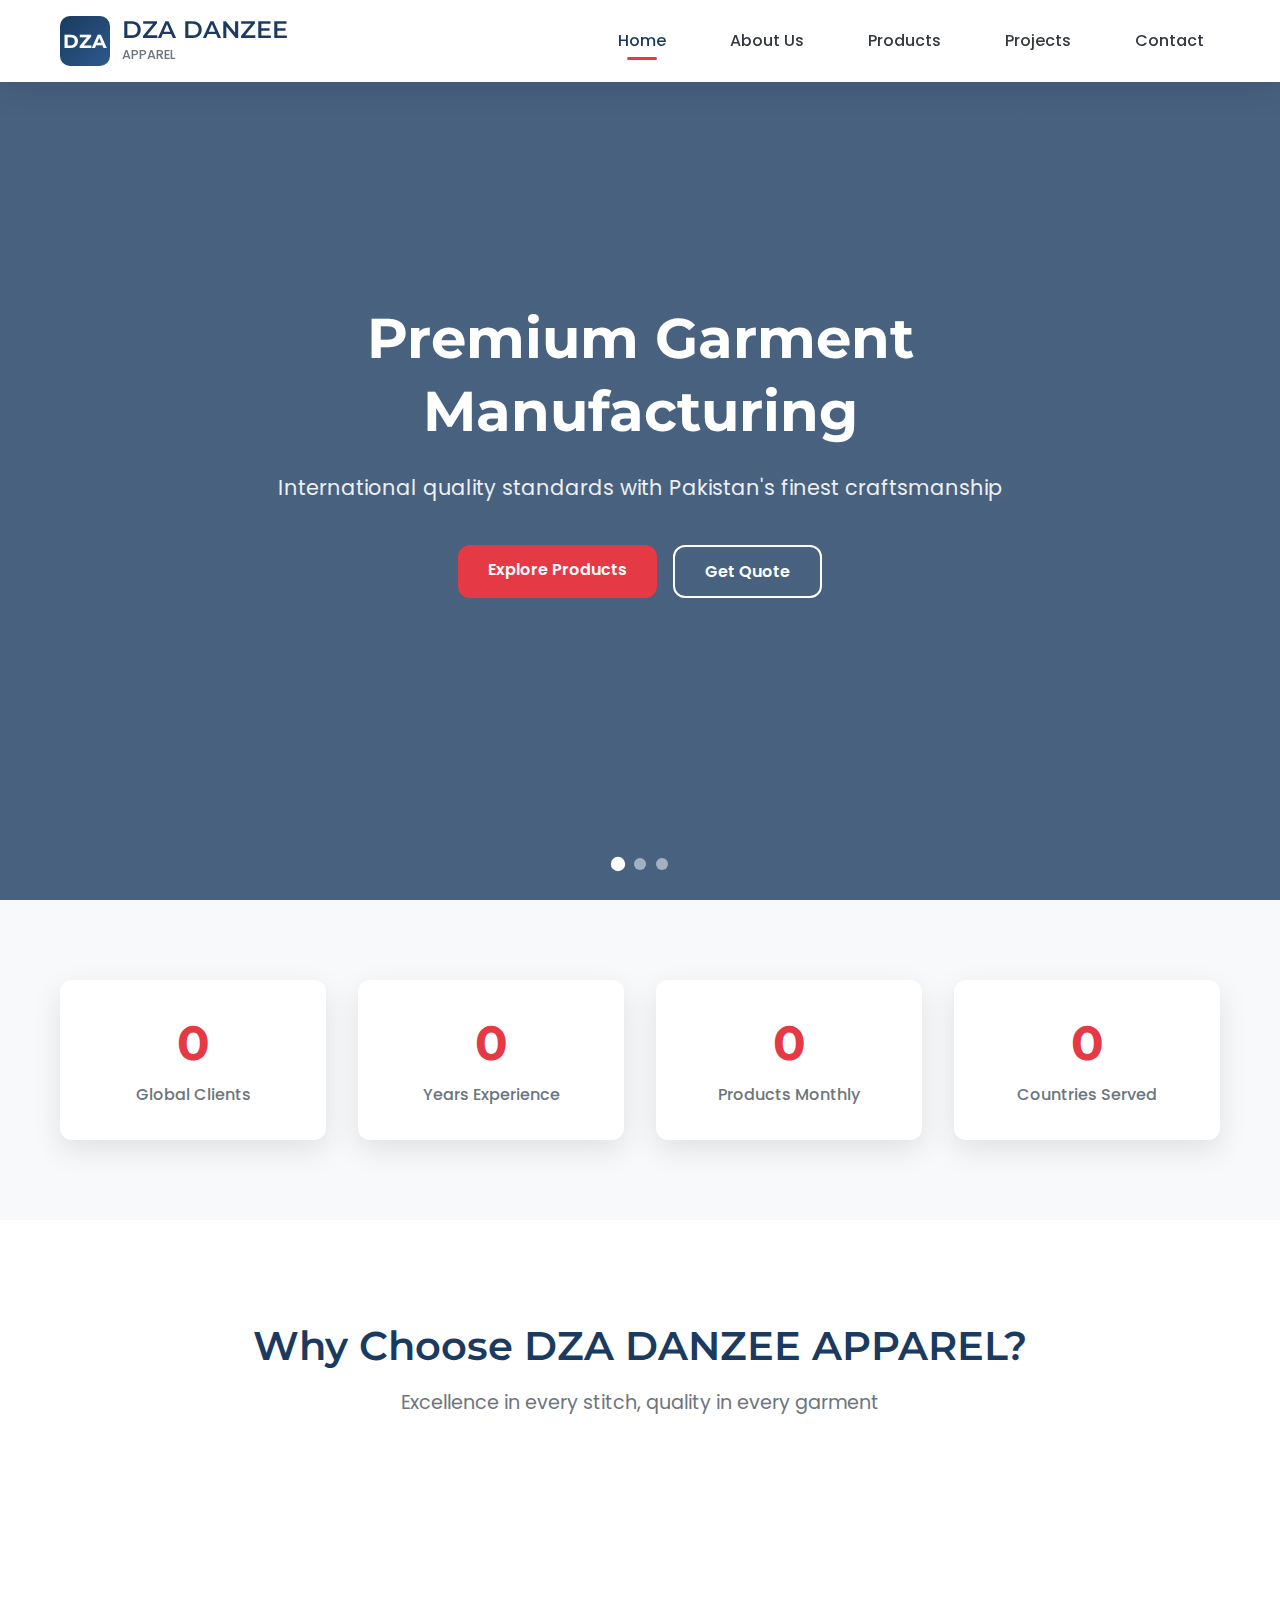
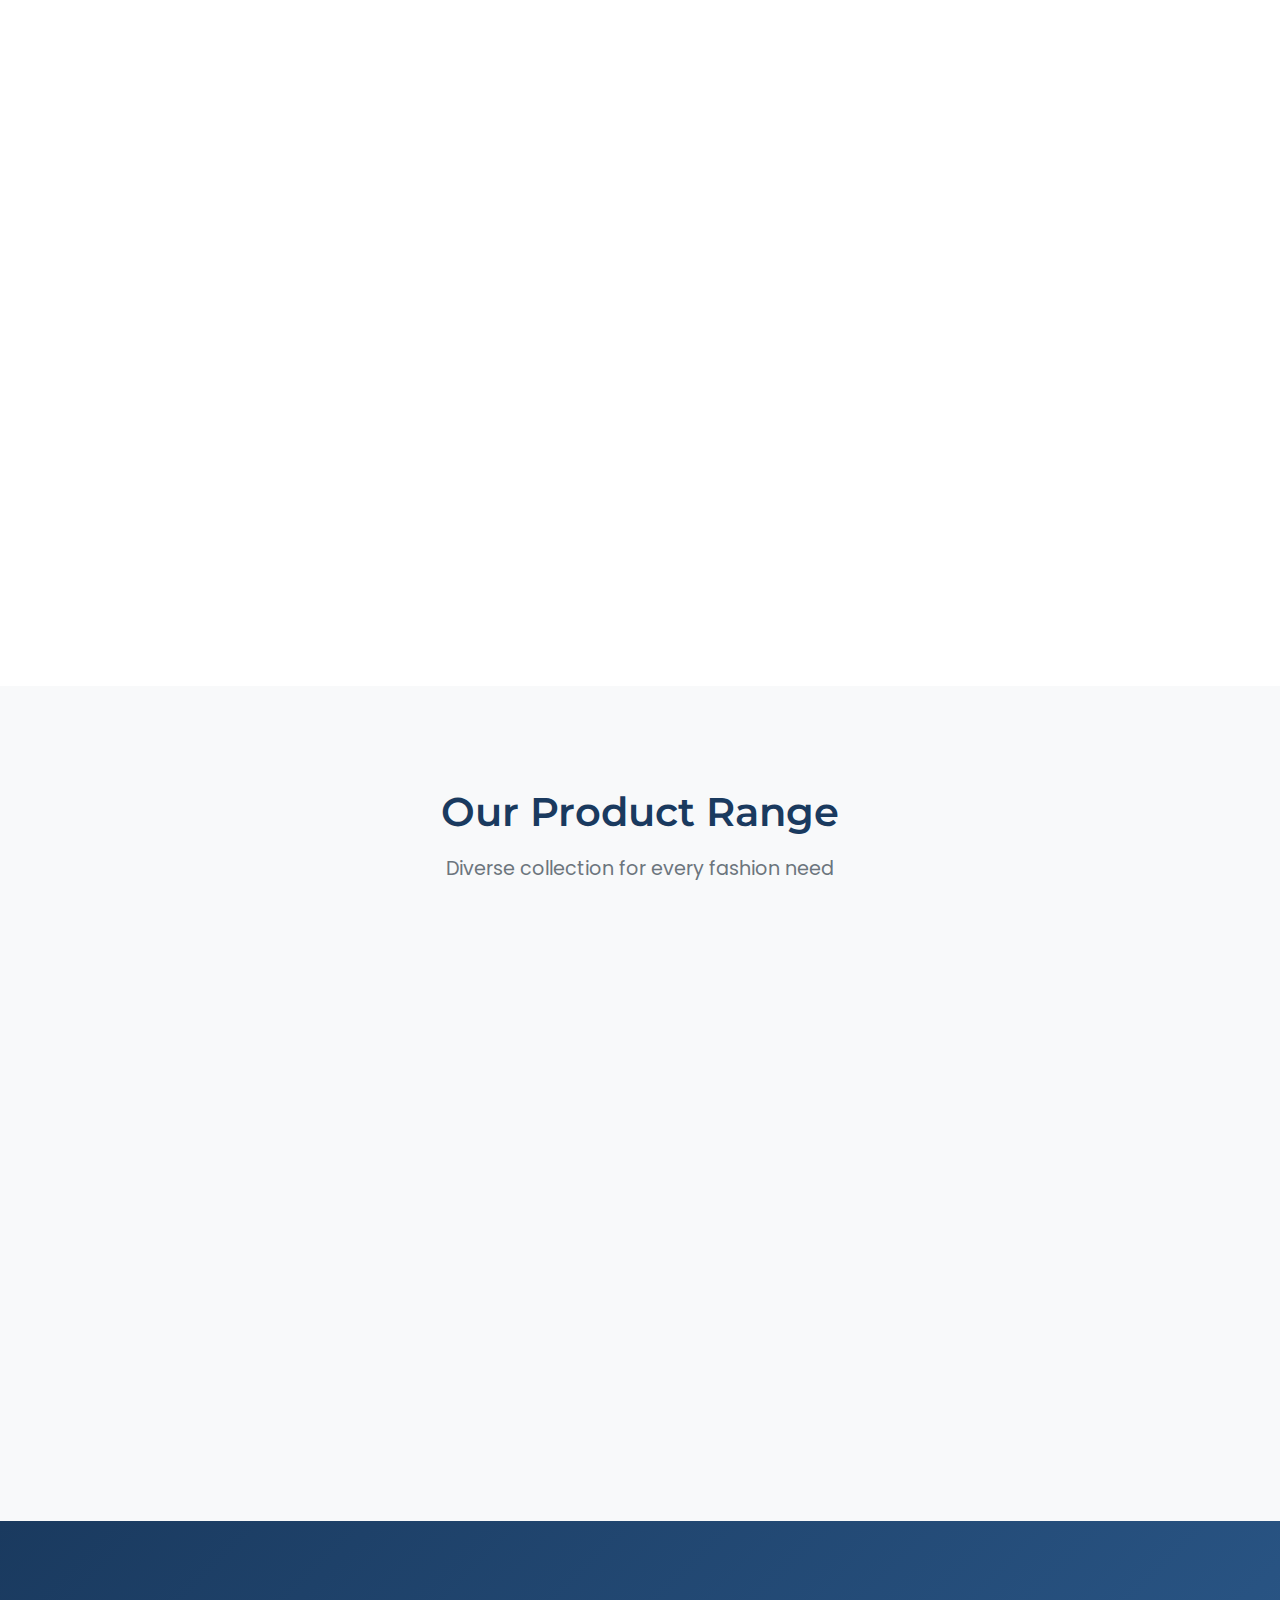
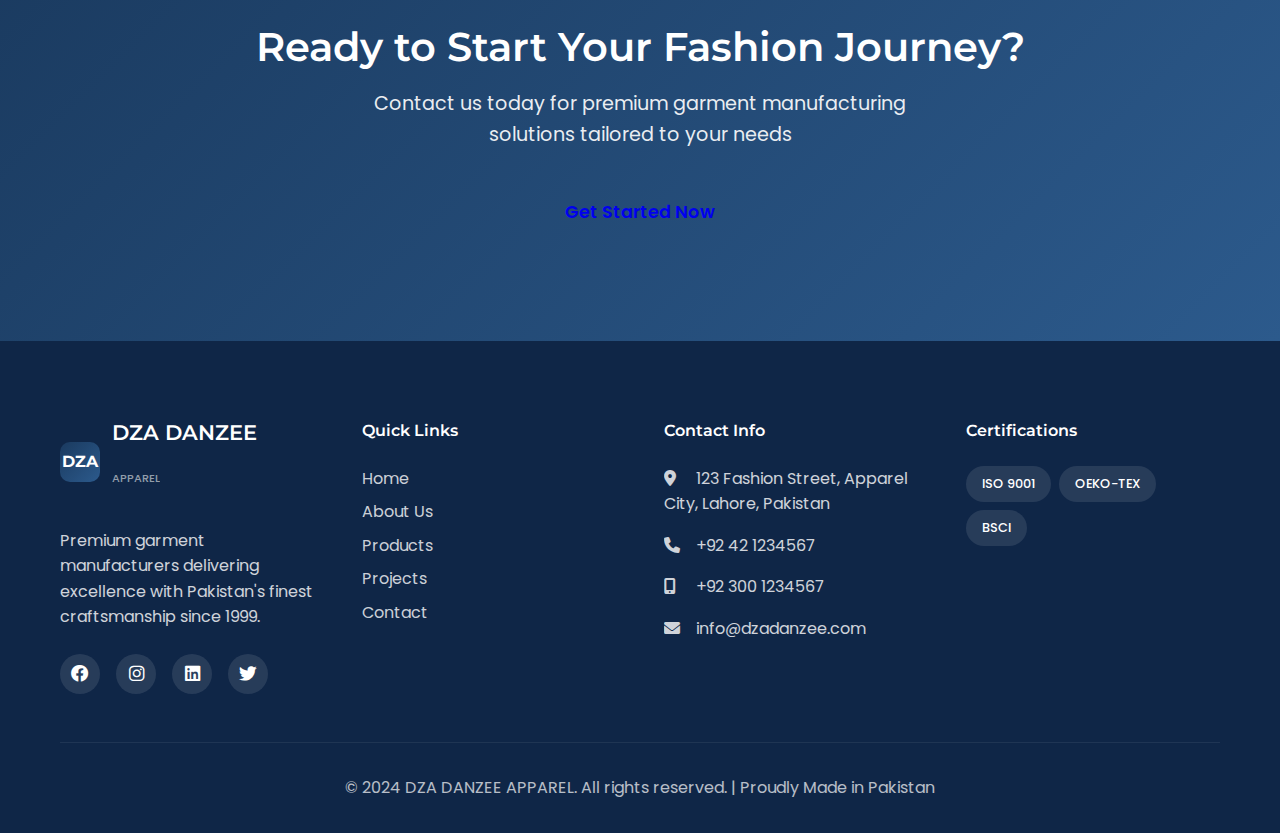
<file: index.html>
<!DOCTYPE html>
<html lang="en">
<head>
    <meta charset="UTF-8">
    <meta name="viewport" content="width=device-width, initial-scale=1.0">
    <meta name="description" content="DZA DANZEE APPAREL - Premium Garment Manufacturers in Pakistan. International quality standards with sustainable practices.">
    <title>DZA DANZEE APPAREL - Premium Garment Manufacturers</title>
    <link rel="stylesheet" href="style.css">
    <link href="https://fonts.googleapis.com/css2?family=Montserrat:wght@300;400;500;600;700;800&family=Poppins:wght@300;400;500;600;700&display=swap" rel="stylesheet">
    <link rel="stylesheet" href="https://cdnjs.cloudflare.com/ajax/libs/font-awesome/6.0.0/css/all.min.css">
</head>
<body>
    <!-- Header -->
    <header class="header">
        <nav class="navbar">
            <div class="nav-container">
                <div class="logo">
                    <div class="logo-icon">DZA</div>
                    <div class="logo-text">
                        <h2>DZA DANZEE</h2>
                        <p>APPAREL</p>
                    </div>
                </div>
                <ul class="nav-menu">
                    <li><a href="index.html" class="active">Home</a></li>
                    <li><a href="about.html">About Us</a></li>
                    <li><a href="products.html">Products</a></li>
                    <li><a href="projects.html">Projects</a></li>
                    <li><a href="contact.html">Contact</a></li>
                </ul>
                <div class="hamburger">
                    <span></span>
                    <span></span>
                    <span></span>
                </div>
            </div>
        </nav>
    </header>

    <!-- Hero Section with Slideshow -->
    <section class="hero-slideshow">
        <div class="slideshow-container">
            <div class="slide active">
                <div class="slide-content">
                    <h1>Premium Garment Manufacturing</h1>
                    <p>International quality standards with Pakistan's finest craftsmanship</p>
                    <div class="hero-buttons">
                        <a href="products.html" class="btn btn-primary">Explore Products</a>
                        <a href="contact.html" class="btn btn-secondary">Get Quote</a>
                    </div>
                </div>
            </div>
            <div class="slide">
                <div class="slide-content">
                    <h1>Sustainable Fashion Solutions</h1>
                    <p>Eco-friendly manufacturing with global reach</p>
                    <div class="hero-buttons">
                        <a href="about.html" class="btn btn-primary">Our Story</a>
                        <a href="contact.html" class="btn btn-secondary">Contact Us</a>
                    </div>
                </div>
            </div>
            <div class="slide">
                <div class="slide-content">
                    <h1>Innovative Textile Excellence</h1>
                    <p>Cutting-edge technology meets traditional expertise</p>
                    <div class="hero-buttons">
                        <a href="projects.html" class="btn btn-primary">Our Projects</a>
                        <a href="contact.html" class="btn btn-secondary">Partner With Us</a>
                    </div>
                </div>
            </div>
        </div>
        <div class="slideshow-indicators">
            <span class="indicator active"></span>
            <span class="indicator"></span>
            <span class="indicator"></span>
        </div>
    </section>

    <!-- Stats Section -->
    <section class="stats-section">
        <div class="container">
            <div class="stats-grid">
                <div class="stat-item">
                    <h3 data-target="150">0</h3>
                    <p>Global Clients</p>
                </div>
                <div class="stat-item">
                    <h3 data-target="25">0</h3>
                    <p>Years Experience</p>
                </div>
                <div class="stat-item">
                    <h3 data-target="5000">0</h3>
                    <p>Products Monthly</p>
                </div>
                <div class="stat-item">
                    <h3 data-target="15">0</h3>
                    <p>Countries Served</p>
                </div>
            </div>
        </div>
    </section>

    <!-- Features Section -->
    <section class="features">
        <div class="container">
            <div class="section-header">
                <h2>Why Choose DZA DANZEE APPAREL?</h2>
                <p>Excellence in every stitch, quality in every garment</p>
            </div>
            <div class="features-grid">
                <div class="feature-card">
                    <div class="feature-icon">
                        <i class="fas fa-award"></i>
                    </div>
                    <h3>Premium Quality</h3>
                    <p>We never compromise on quality standards. Every product meets international quality benchmarks with rigorous testing.</p>
                </div>
                <div class="feature-card">
                    <div class="feature-icon">
                        <i class="fas fa-globe-asia"></i>
                    </div>
                    <h3>Global Reach</h3>
                    <p>Serving clients across Europe, America, Middle East and Asia with reliable shipping and delivery networks.</p>
                </div>
                <div class="feature-card">
                    <div class="feature-icon">
                        <i class="fas fa-leaf"></i>
                    </div>
                    <h3>Sustainable Practices</h3>
                    <p>Eco-friendly manufacturing processes, sustainable material sourcing and ethical production standards.</p>
                </div>
                <div class="feature-card">
                    <div class="feature-icon">
                        <i class="fas fa-bolt"></i>
                    </div>
                    <h3>Fast Delivery</h3>
                    <p>Quick turnaround times without compromising on quality and precision. On-time delivery guaranteed.</p>
                </div>
            </div>
        </div>
    </section>

    <!-- Products Preview -->
    <section class="products-preview">
        <div class="container">
            <div class="section-header">
                <h2>Our Product Range</h2>
                <p>Diverse collection for every fashion need</p>
            </div>
            <div class="products-grid">
                <div class="product-card">
                    <div class="product-image">
                        <div class="image-overlay">
                            <i class="fas fa-tshirt"></i>
                        </div>
                    </div>
                    <h3>Denim Collection</h3>
                    <p>Premium quality denim fabrics and finished products with international standards</p>
                    <a href="products.html" class="product-link">Explore <i class="fas fa-arrow-right"></i></a>
                </div>
                <div class="product-card">
                    <div class="product-image">
                        <div class="image-overlay">
                            <i class="fas fa-tshirt"></i>
                        </div>
                    </div>
                    <h3>Casual Wear</h3>
                    <p>Comfortable and stylish casual clothing line for everyday fashion</p>
                    <a href="products.html" class="product-link">Explore <i class="fas fa-arrow-right"></i></a>
                </div>
                <div class="product-card">
                    <div class="product-image">
                        <div class="image-overlay">
                            <i class="fas fa-tshirt"></i>
                        </div>
                    </div>
                    <h3>Formal Wear</h3>
                    <p>Elegant formal attire for professional settings and special occasions</p>
                    <a href="products.html" class="product-link">Explore <i class="fas fa-arrow-right"></i></a>
                </div>
            </div>
        </div>
    </section>

    <!-- CTA Section -->
    <section class="cta-section">
        <div class="container">
            <div class="cta-content">
                <h2>Ready to Start Your Fashion Journey?</h2>
                <p>Contact us today for premium garment manufacturing solutions tailored to your needs</p>
                <a href="contact.html" class="btn btn-large">Get Started Now</a>
            </div>
        </div>
    </section>

    <!-- Footer -->
    <footer class="footer">
        <div class="container">
            <div class="footer-content">
                <div class="footer-section">
                    <div class="footer-logo">
                        <div class="logo-icon">DZA</div>
                        <div class="logo-text">
                            <h3>DZA DANZEE</h3>
                            <p>APPAREL</p>
                        </div>
                    </div>
                    <p>Premium garment manufacturers delivering excellence with Pakistan's finest craftsmanship since 1999.</p>
                    <div class="social-links">
                        <a href="#"><i class="fab fa-facebook"></i></a>
                        <a href="#"><i class="fab fa-instagram"></i></a>
                        <a href="#"><i class="fab fa-linkedin"></i></a>
                        <a href="#"><i class="fab fa-twitter"></i></a>
                    </div>
                </div>
                <div class="footer-section">
                    <h4>Quick Links</h4>
                    <ul>
                        <li><a href="index.html">Home</a></li>
                        <li><a href="about.html">About Us</a></li>
                        <li><a href="products.html">Products</a></li>
                        <li><a href="projects.html">Projects</a></li>
                        <li><a href="contact.html">Contact</a></li>
                    </ul>
                </div>
                <div class="footer-section">
                    <h4>Contact Info</h4>
                    <p><i class="fas fa-map-marker-alt"></i> 123 Fashion Street, Apparel City, Lahore, Pakistan</p>
                    <p><i class="fas fa-phone"></i> +92 42 1234567</p>
                    <p><i class="fas fa-mobile-alt"></i> +92 300 1234567</p>
                    <p><i class="fas fa-envelope"></i> info@dzadanzee.com</p>
                </div>
                <div class="footer-section">
                    <h4>Certifications</h4>
                    <div class="certifications">
                        <div class="cert-badge">ISO 9001</div>
                        <div class="cert-badge">OEKO-TEX</div>
                        <div class="cert-badge">BSCI</div>
                    </div>
                </div>
            </div>
            <div class="footer-bottom">
                <p>&copy; 2024 DZA DANZEE APPAREL. All rights reserved. | Proudly Made in Pakistan</p>
            </div>
        </div>
    </footer>

    <script src="script.js"></script>
</body>
</html>
</file>
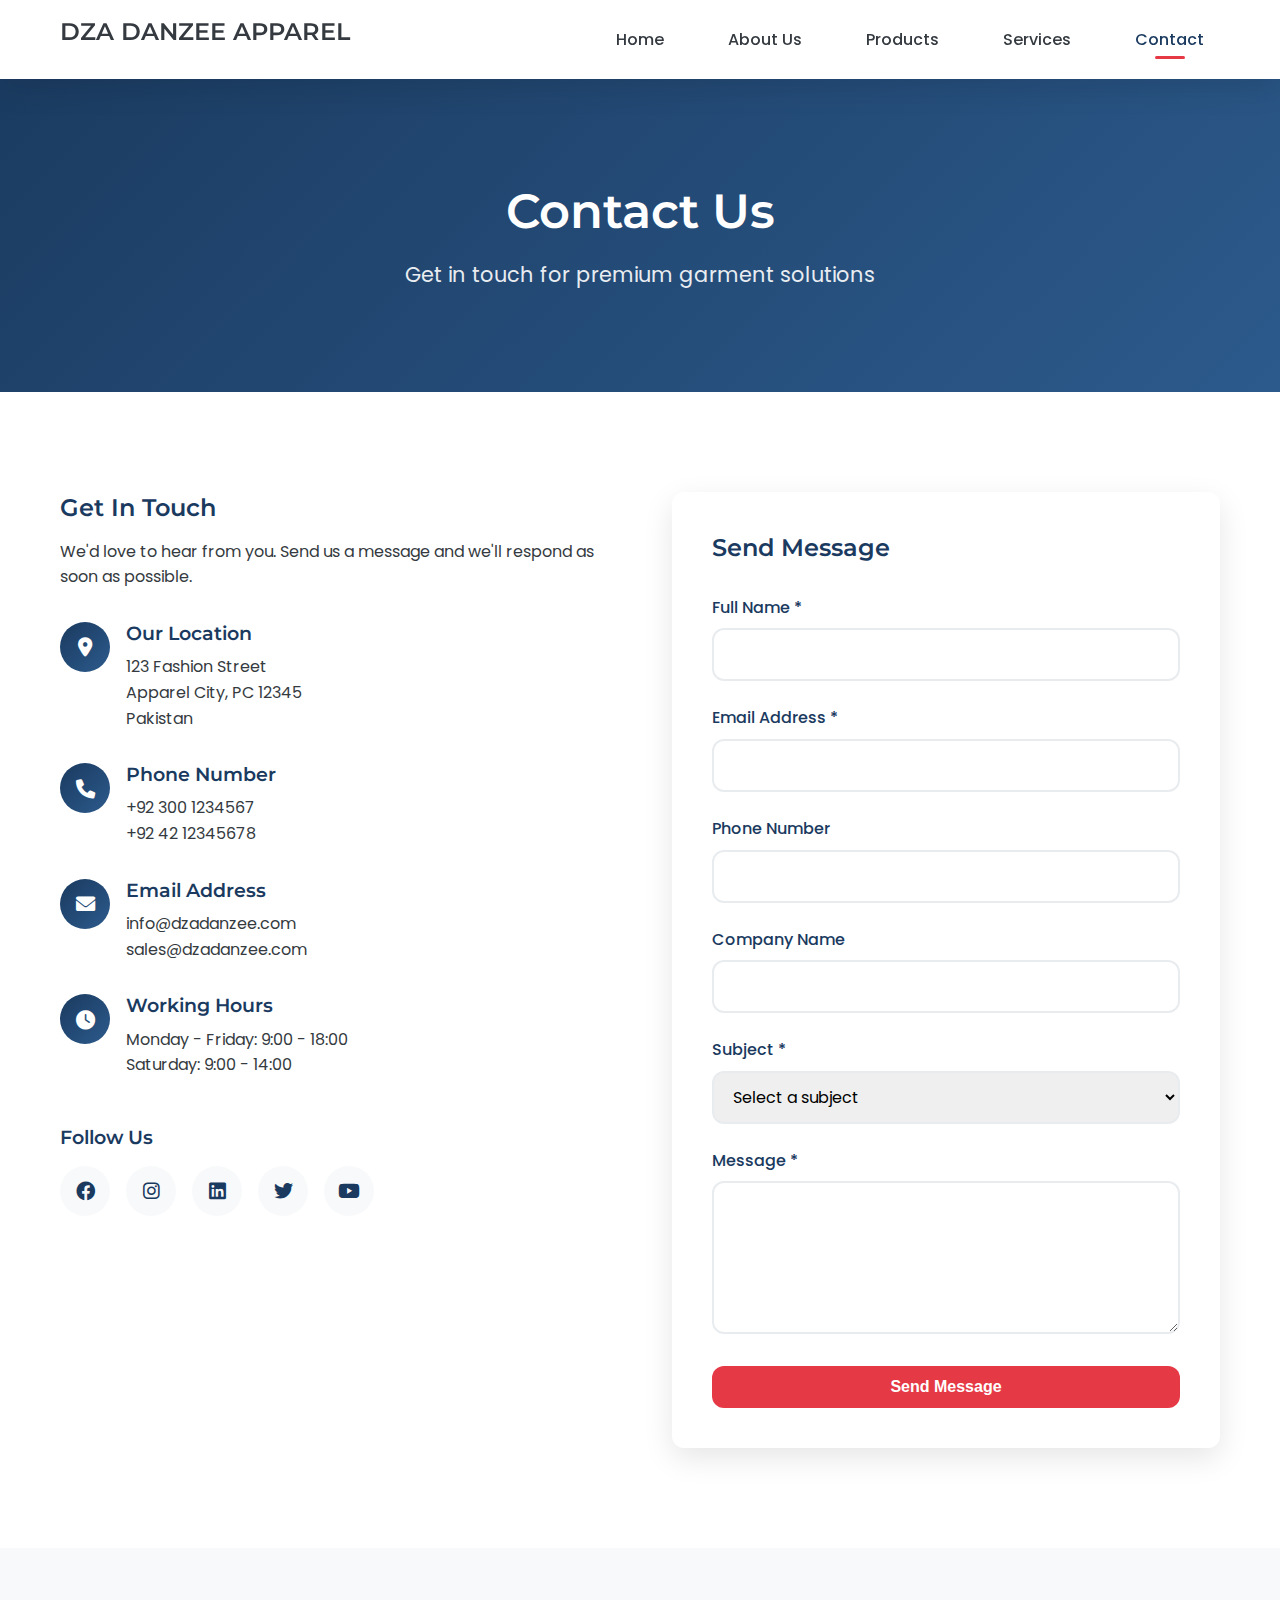
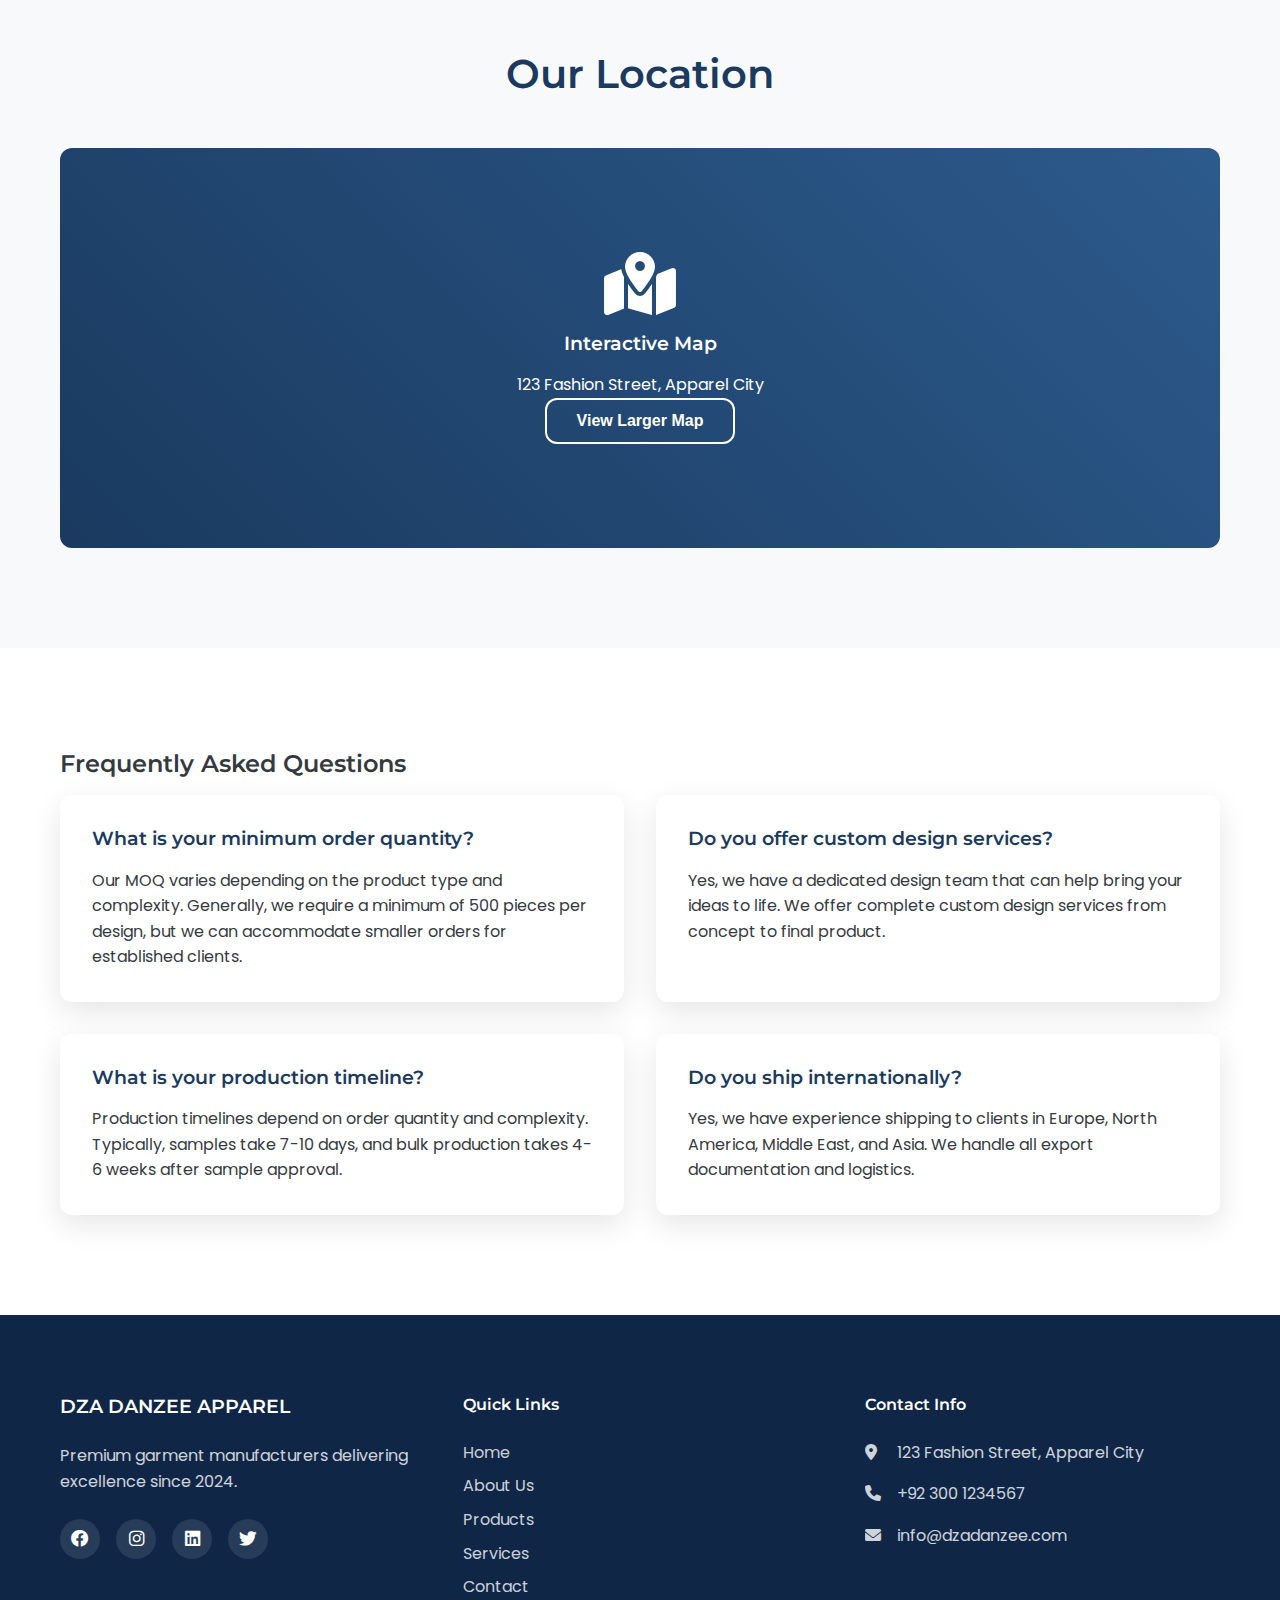
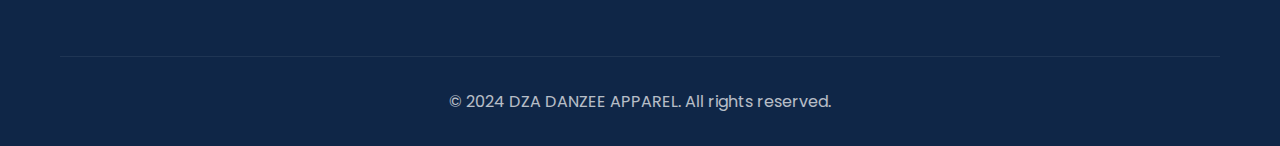
<file: contact.html>
<!DOCTYPE html>
<html lang="en">
<head>
    <meta charset="UTF-8">
    <meta name="viewport" content="width=device-width, initial-scale=1.0">
    <title>Contact - DZA DANZEE APPAREL</title>
    <link rel="stylesheet" href="style.css">
    <link href="https://fonts.googleapis.com/css2?family=Montserrat:wght@300;400;500;600;700&family=Poppins:wght@300;400;500;600&display=swap" rel="stylesheet">
    <link rel="stylesheet" href="https://cdnjs.cloudflare.com/ajax/libs/font-awesome/6.0.0/css/all.min.css">
</head>
<body>
    <!-- Header -->
    <header class="header">
        <nav class="navbar">
            <div class="nav-container">
                <div class="logo">
                    <h2>DZA DANZEE APPAREL</h2>
                </div>
                <ul class="nav-menu">
                    <li><a href="index.html">Home</a></li>
                    <li><a href="about.html">About Us</a></li>
                    <li><a href="products.html">Products</a></li>
                    <li><a href="services.html">Services</a></li>
                    <li><a href="contact.html" class="active">Contact</a></li>
                </ul>
                <div class="hamburger">
                    <span></span>
                    <span></span>
                    <span></span>
                </div>
            </div>
        </nav>
    </header>

    <!-- Contact Hero -->
    <section class="page-hero">
        <div class="container">
            <h1>Contact Us</h1>
            <p>Get in touch for premium garment solutions</p>
        </div>
    </section>

    <!-- Contact Section -->
    <section class="contact-main">
        <div class="container">
            <div class="contact-grid">
                <div class="contact-info">
                    <h2>Get In Touch</h2>
                    <p>We'd love to hear from you. Send us a message and we'll respond as soon as possible.</p>
                    
                    <div class="contact-methods">
                        <div class="contact-method">
                            <div class="method-icon">
                                <i class="fas fa-map-marker-alt"></i>
                            </div>
                            <div class="method-info">
                                <h3>Our Location</h3>
                                <p>123 Fashion Street<br>Apparel City, PC 12345<br>Pakistan</p>
                            </div>
                        </div>
                        
                        <div class="contact-method">
                            <div class="method-icon">
                                <i class="fas fa-phone"></i>
                            </div>
                            <div class="method-info">
                                <h3>Phone Number</h3>
                                <p>+92 300 1234567<br>+92 42 12345678</p>
                            </div>
                        </div>
                        
                        <div class="contact-method">
                            <div class="method-icon">
                                <i class="fas fa-envelope"></i>
                            </div>
                            <div class="method-info">
                                <h3>Email Address</h3>
                                <p>info@dzadanzee.com<br>sales@dzadanzee.com</p>
                            </div>
                        </div>
                        
                        <div class="contact-method">
                            <div class="method-icon">
                                <i class="fas fa-clock"></i>
                            </div>
                            <div class="method-info">
                                <h3>Working Hours</h3>
                                <p>Monday - Friday: 9:00 - 18:00<br>Saturday: 9:00 - 14:00</p>
                            </div>
                        </div>
                    </div>
                    
                    <div class="social-links-large">
                        <h3>Follow Us</h3>
                        <div class="social-icons">
                            <a href="#"><i class="fab fa-facebook"></i></a>
                            <a href="#"><i class="fab fa-instagram"></i></a>
                            <a href="#"><i class="fab fa-linkedin"></i></a>
                            <a href="#"><i class="fab fa-twitter"></i></a>
                            <a href="#"><i class="fab fa-youtube"></i></a>
                        </div>
                    </div>
                </div>
                
                <div class="contact-form">
                    <h2>Send Message</h2>
                    <form class="message-form">
                        <div class="form-group">
                            <label for="name">Full Name *</label>
                            <input type="text" id="name" name="name" required>
                        </div>
                        
                        <div class="form-group">
                            <label for="email">Email Address *</label>
                            <input type="email" id="email" name="email" required>
                        </div>
                        
                        <div class="form-group">
                            <label for="phone">Phone Number</label>
                            <input type="tel" id="phone" name="phone">
                        </div>
                        
                        <div class="form-group">
                            <label for="company">Company Name</label>
                            <input type="text" id="company" name="company">
                        </div>
                        
                        <div class="form-group">
                            <label for="subject">Subject *</label>
                            <select id="subject" name="subject" required>
                                <option value="">Select a subject</option>
                                <option value="general">General Inquiry</option>
                                <option value="quote">Request Quote</option>
                                <option value="product">Product Information</option>
                                <option value="service">Service Inquiry</option>
                                <option value="partnership">Partnership</option>
                                <option value="other">Other</option>
                            </select>
                        </div>
                        
                        <div class="form-group">
                            <label for="message">Message *</label>
                            <textarea id="message" name="message" rows="5" required></textarea>
                        </div>
                        
                        <button type="submit" class="btn btn-primary btn-full">Send Message</button>
                    </form>
                </div>
            </div>
        </div>
    </section>

    <!-- Map Section -->
    <section class="map-section">
        <div class="container">
            <h2>Our Location</h2>
            <div class="map-placeholder">
                <div class="map-content">
                    <i class="fas fa-map-marked-alt"></i>
                    <h3>Interactive Map</h3>
                    <p>123 Fashion Street, Apparel City</p>
                    <button class="btn btn-secondary">View Larger Map</button>
                </div>
            </div>
        </div>
    </section>

    <!-- FAQ Section -->
    <section class="faq-section">
        <div class="container">
            <h2>Frequently Asked Questions</h2>
            <div class="faq-grid">
                <div class="faq-item">
                    <h3>What is your minimum order quantity?</h3>
                    <p>Our MOQ varies depending on the product type and complexity. Generally, we require a minimum of 500 pieces per design, but we can accommodate smaller orders for established clients.</p>
                </div>
                <div class="faq-item">
                    <h3>Do you offer custom design services?</h3>
                    <p>Yes, we have a dedicated design team that can help bring your ideas to life. We offer complete custom design services from concept to final product.</p>
                </div>
                <div class="faq-item">
                    <h3>What is your production timeline?</h3>
                    <p>Production timelines depend on order quantity and complexity. Typically, samples take 7-10 days, and bulk production takes 4-6 weeks after sample approval.</p>
                </div>
                <div class="faq-item">
                    <h3>Do you ship internationally?</h3>
                    <p>Yes, we have experience shipping to clients in Europe, North America, Middle East, and Asia. We handle all export documentation and logistics.</p>
                </div>
            </div>
        </div>
    </section>

    <!-- Footer -->
    <footer class="footer">
        <div class="container">
            <div class="footer-content">
                <div class="footer-section">
                    <h3>DZA DANZEE APPAREL</h3>
                    <p>Premium garment manufacturers delivering excellence since 2024.</p>
                    <div class="social-links">
                        <a href="#"><i class="fab fa-facebook"></i></a>
                        <a href="#"><i class="fab fa-instagram"></i></a>
                        <a href="#"><i class="fab fa-linkedin"></i></a>
                        <a href="#"><i class="fab fa-twitter"></i></a>
                    </div>
                </div>
                <div class="footer-section">
                    <h4>Quick Links</h4>
                    <ul>
                        <li><a href="index.html">Home</a></li>
                        <li><a href="about.html">About Us</a></li>
                        <li><a href="products.html">Products</a></li>
                        <li><a href="services.html">Services</a></li>
                        <li><a href="contact.html">Contact</a></li>
                    </ul>
                </div>
                <div class="footer-section">
                    <h4>Contact Info</h4>
                    <p><i class="fas fa-map-marker-alt"></i> 123 Fashion Street, Apparel City</p>
                    <p><i class="fas fa-phone"></i> +92 300 1234567</p>
                    <p><i class="fas fa-envelope"></i> info@dzadanzee.com</p>
                </div>
            </div>
            <div class="footer-bottom">
                <p>&copy; 2024 DZA DANZEE APPAREL. All rights reserved.</p>
            </div>
        </div>
    </footer>

    <script src="script.js"></script>
</body>
</html>
</file>
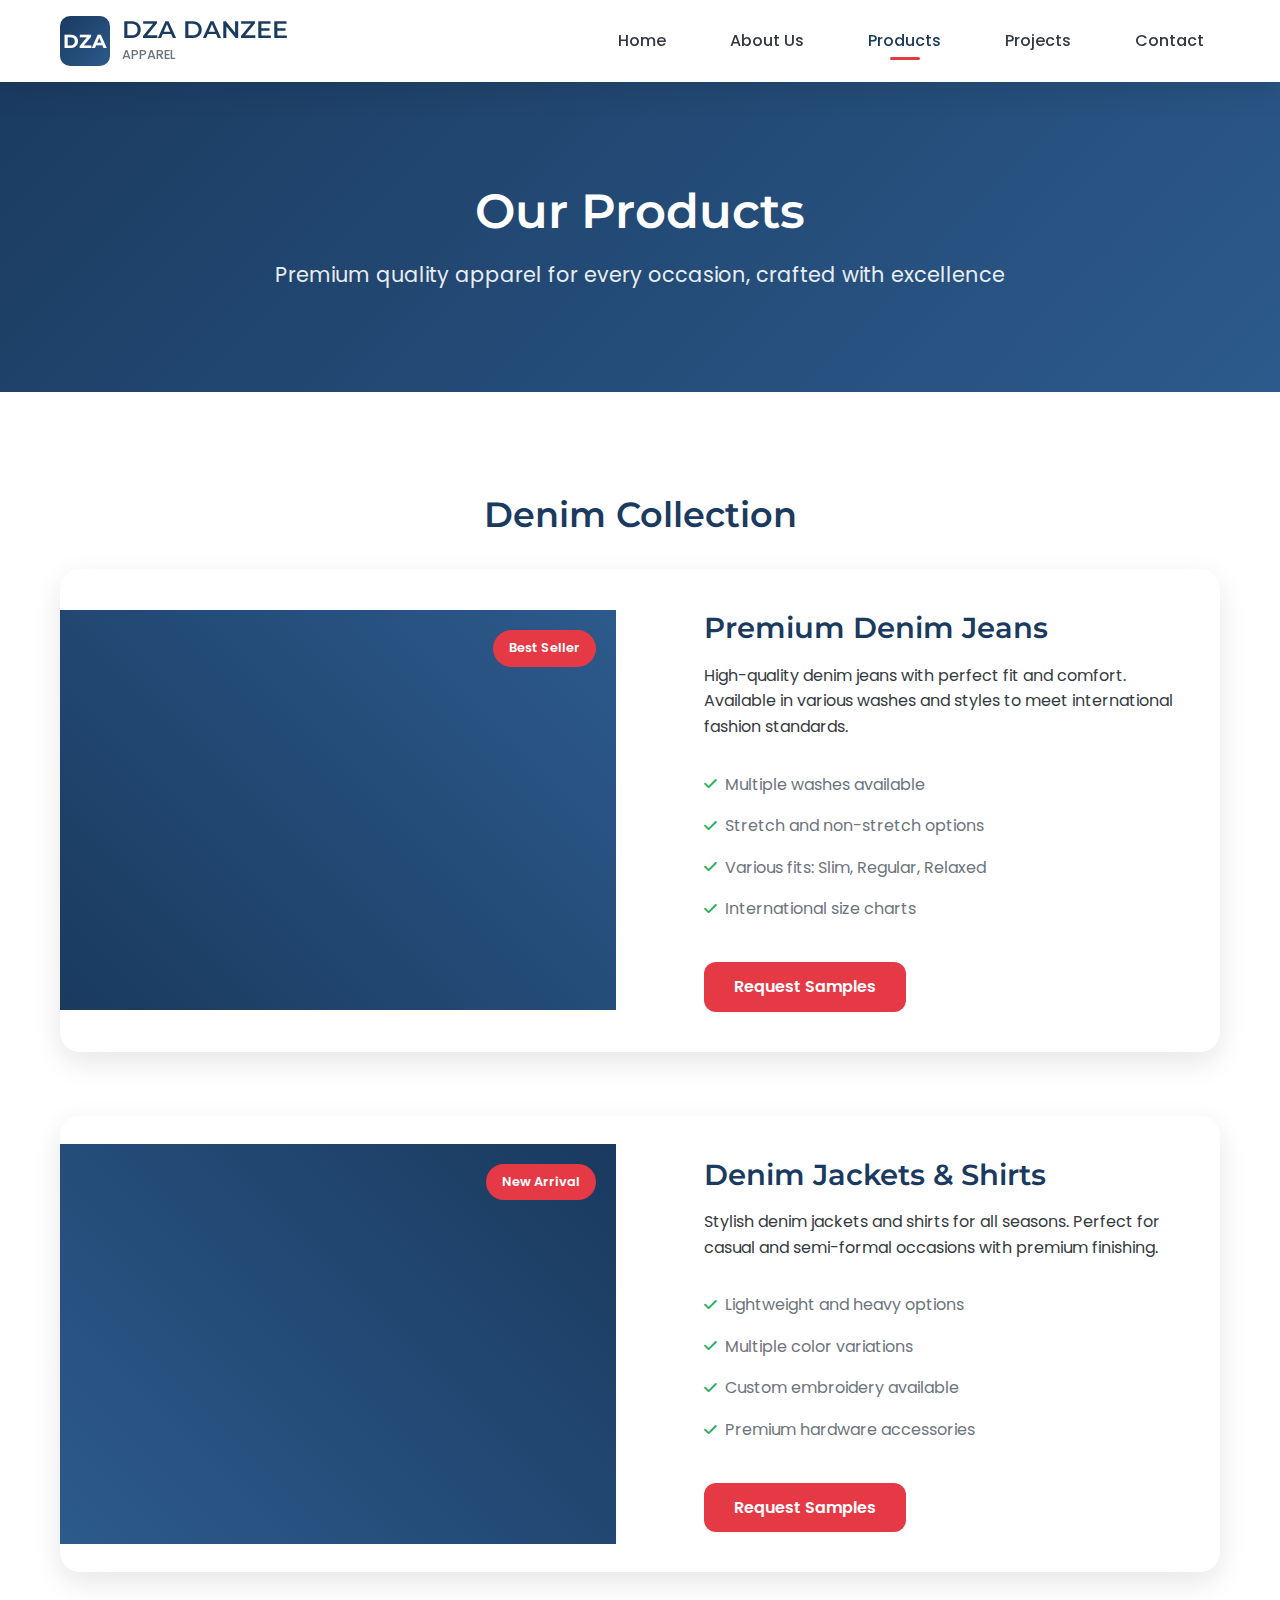
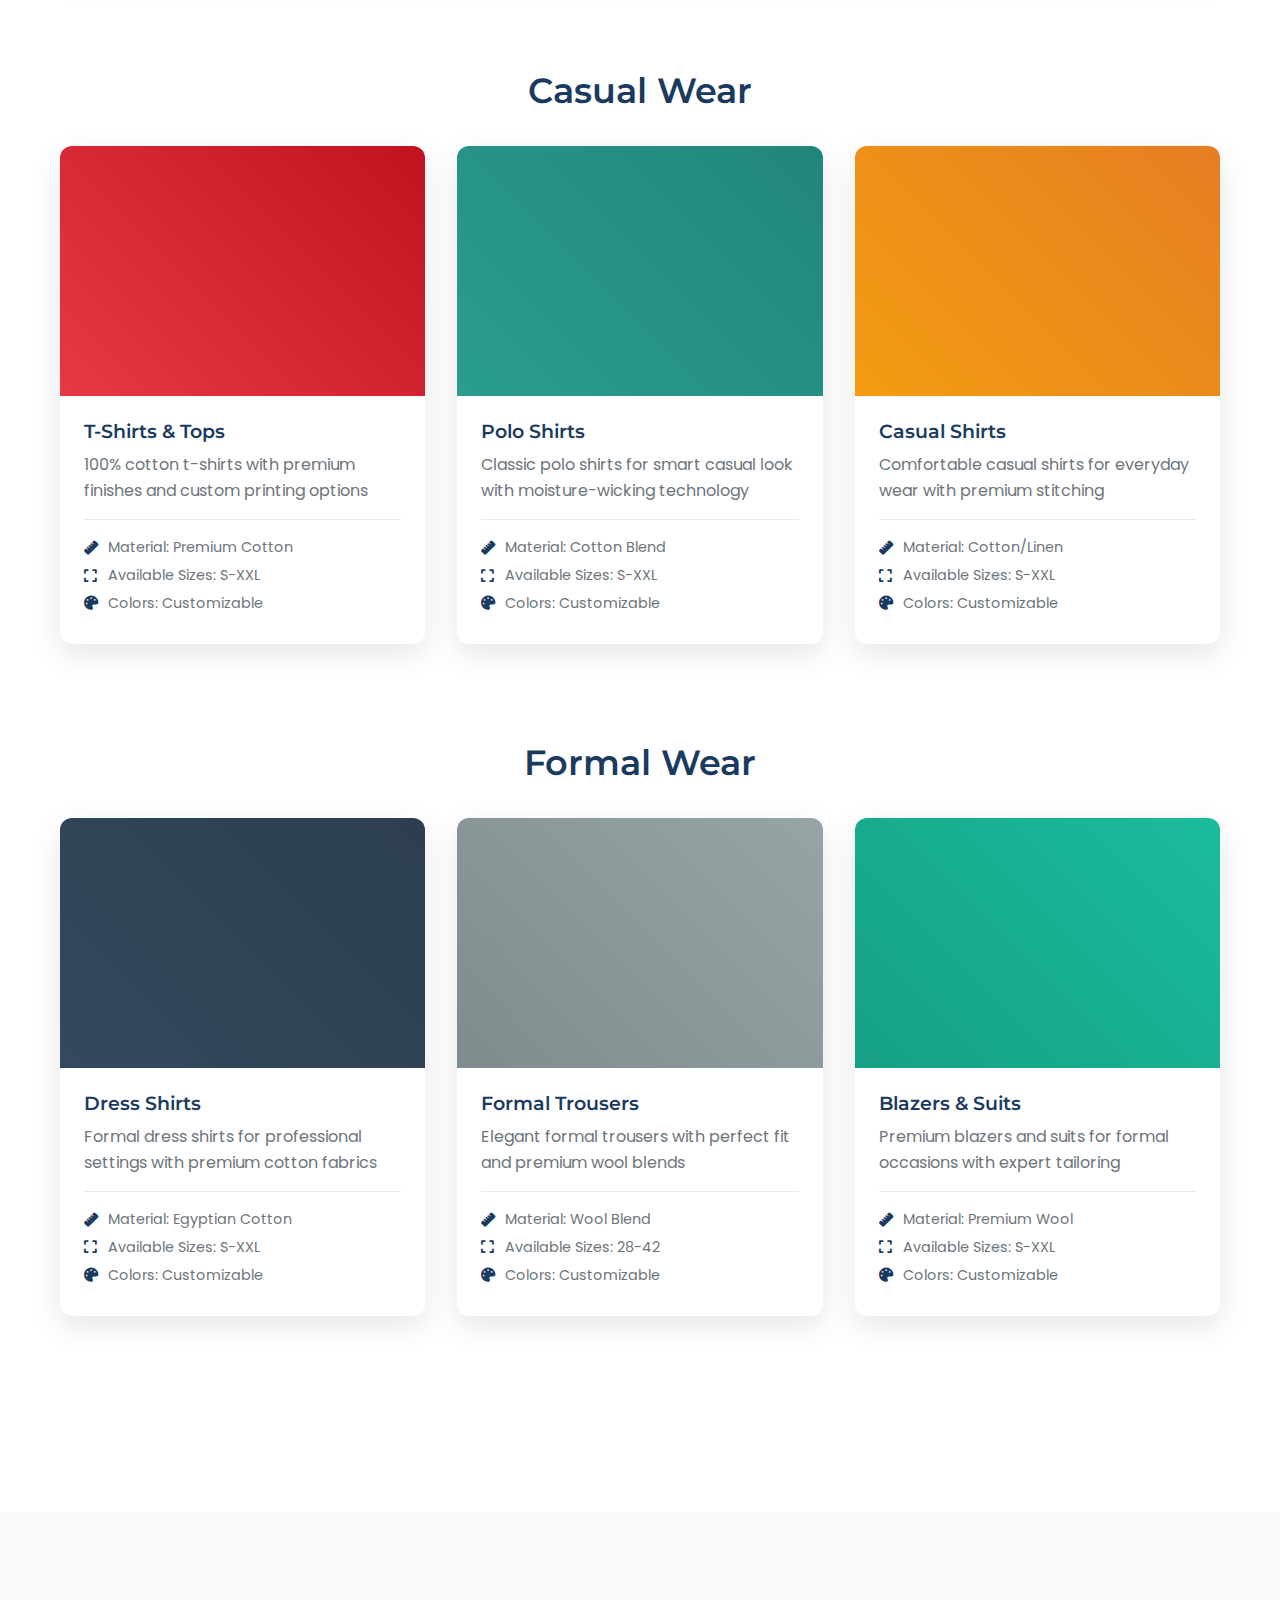
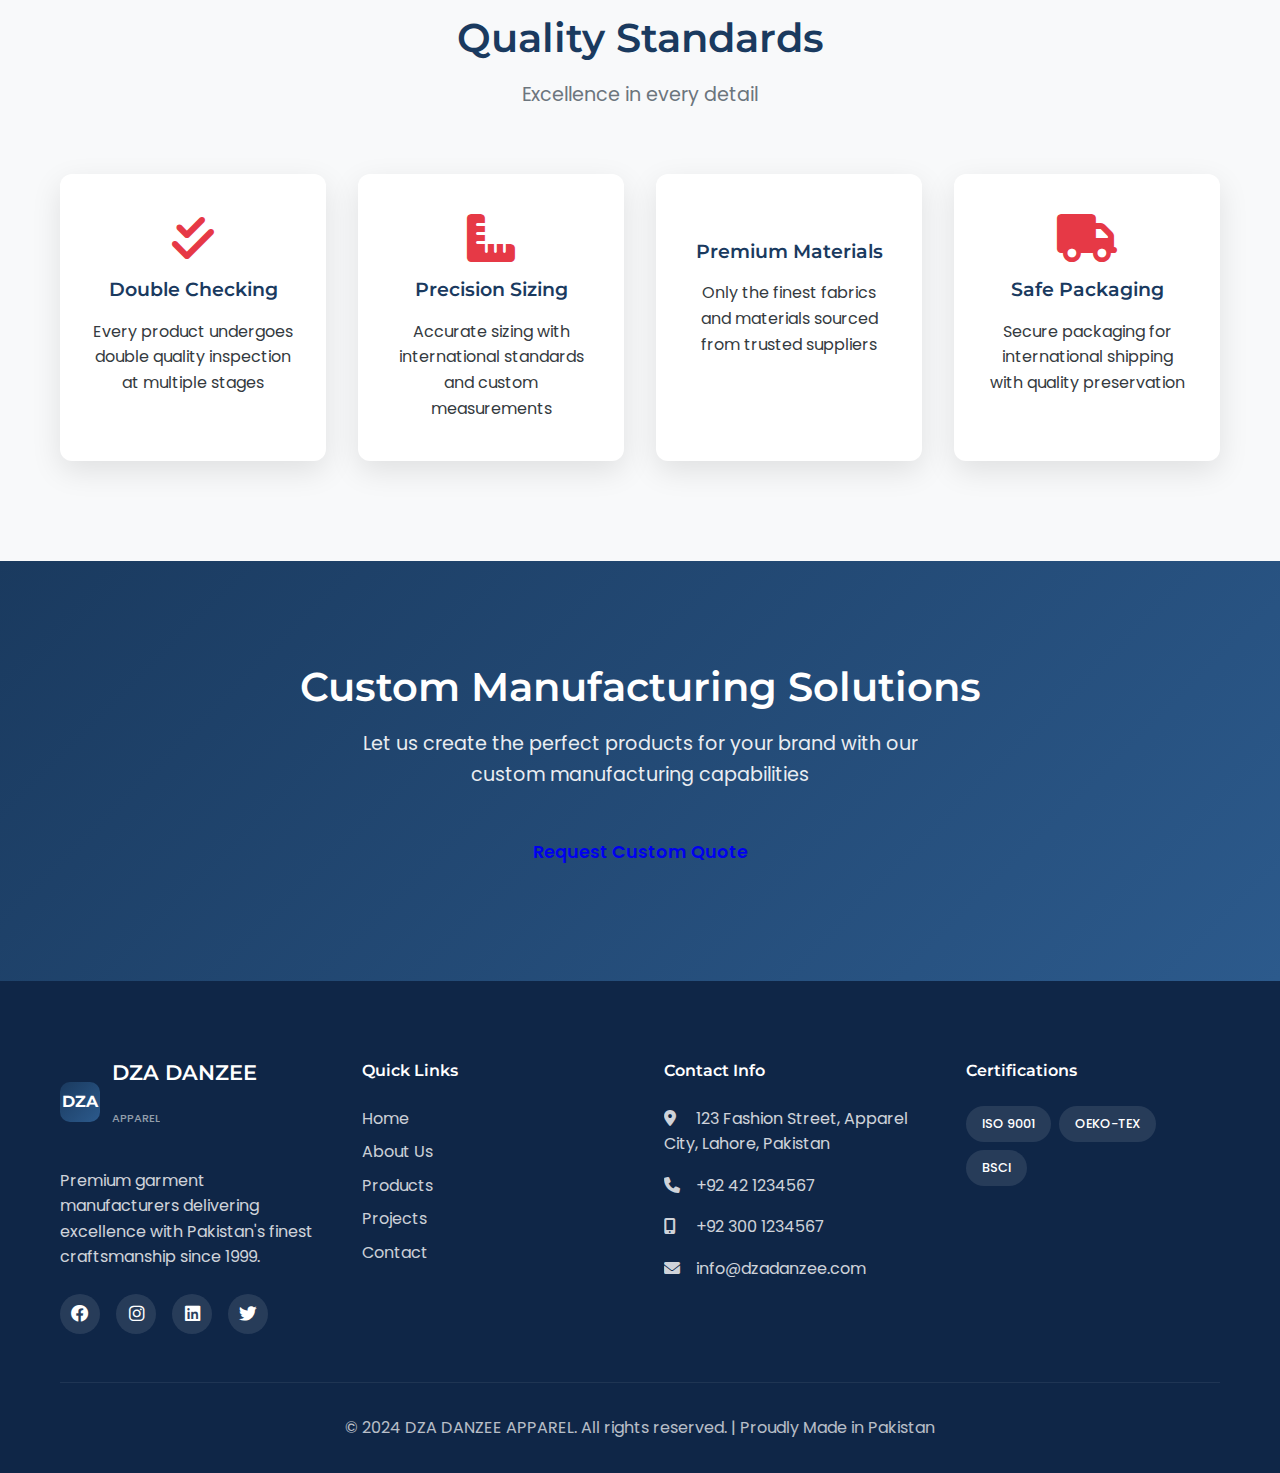
<file: products.html>
<!DOCTYPE html>
<html lang="en">
<head>
    <meta charset="UTF-8">
    <meta name="viewport" content="width=device-width, initial-scale=1.0">
    <meta name="description" content="Explore DZA DANZEE APPAREL's premium product range including denim, casual wear, and formal collections with international quality standards.">
    <title>Products - DZA DANZEE APPAREL</title>
    <link rel="stylesheet" href="style.css">
    <link href="https://fonts.googleapis.com/css2?family=Montserrat:wght@300;400;500;600;700;800&family=Poppins:wght@300;400;500;600;700&display=swap" rel="stylesheet">
    <link rel="stylesheet" href="https://cdnjs.cloudflare.com/ajax/libs/font-awesome/6.0.0/css/all.min.css">
</head>
<body>
    <!-- Header -->
    <header class="header">
        <nav class="navbar">
            <div class="nav-container">
                <div class="logo">
                    <div class="logo-icon">DZA</div>
                    <div class="logo-text">
                        <h2>DZA DANZEE</h2>
                        <p>APPAREL</p>
                    </div>
                </div>
                <ul class="nav-menu">
                    <li><a href="index.html">Home</a></li>
                    <li><a href="about.html">About Us</a></li>
                    <li><a href="products.html" class="active">Products</a></li>
                    <li><a href="projects.html">Projects</a></li>
                    <li><a href="contact.html">Contact</a></li>
                </ul>
                <div class="hamburger">
                    <span></span>
                    <span></span>
                    <span></span>
                </div>
            </div>
        </nav>
    </header>

    <!-- Products Hero -->
    <section class="page-hero">
        <div class="container">
            <h1>Our Products</h1>
            <p>Premium quality apparel for every occasion, crafted with excellence</p>
        </div>
    </section>

    <!-- Products Grid -->
    <section class="products-main">
        <div class="container">
            <div class="products-category">
                <h2>Denim Collection</h2>
                <div class="products-grid-large">
                    <div class="product-item-large">
                        <div class="product-image-large denim-1">
                            <div class="product-badge">Best Seller</div>
                        </div>
                        <div class="product-info">
                            <h3>Premium Denim Jeans</h3>
                            <p>High-quality denim jeans with perfect fit and comfort. Available in various washes and styles to meet international fashion standards.</p>
                            <ul class="product-features">
                                <li><i class="fas fa-check"></i> Multiple washes available</li>
                                <li><i class="fas fa-check"></i> Stretch and non-stretch options</li>
                                <li><i class="fas fa-check"></i> Various fits: Slim, Regular, Relaxed</li>
                                <li><i class="fas fa-check"></i> International size charts</li>
                            </ul>
                            <a href="contact.html" class="btn btn-primary">Request Samples</a>
                        </div>
                    </div>
                    
                    <div class="product-item-large reverse">
                        <div class="product-info">
                            <h3>Denim Jackets & Shirts</h3>
                            <p>Stylish denim jackets and shirts for all seasons. Perfect for casual and semi-formal occasions with premium finishing.</p>
                            <ul class="product-features">
                                <li><i class="fas fa-check"></i> Lightweight and heavy options</li>
                                <li><i class="fas fa-check"></i> Multiple color variations</li>
                                <li><i class="fas fa-check"></i> Custom embroidery available</li>
                                <li><i class="fas fa-check"></i> Premium hardware accessories</li>
                            </ul>
                            <a href="contact.html" class="btn btn-primary">Request Samples</a>
                        </div>
                        <div class="product-image-large denim-2">
                            <div class="product-badge">New Arrival</div>
                        </div>
                    </div>
                </div>
            </div>

            <div class="products-category">
                <h2>Casual Wear</h2>
                <div class="products-grid">
                    <div class="product-card-enhanced">
                        <div class="product-img casual-1"></div>
                        <div class="product-content">
                            <h3>T-Shirts & Tops</h3>
                            <p>100% cotton t-shirts with premium finishes and custom printing options</p>
                            <div class="product-specs">
                                <span><i class="fas fa-ruler"></i> Material: Premium Cotton</span>
                                <span><i class="fas fa-expand"></i> Available Sizes: S-XXL</span>
                                <span><i class="fas fa-palette"></i> Colors: Customizable</span>
                            </div>
                        </div>
                    </div>
                    <div class="product-card-enhanced">
                        <div class="product-img casual-2"></div>
                        <div class="product-content">
                            <h3>Polo Shirts</h3>
                            <p>Classic polo shirts for smart casual look with moisture-wicking technology</p>
                            <div class="product-specs">
                                <span><i class="fas fa-ruler"></i> Material: Cotton Blend</span>
                                <span><i class="fas fa-expand"></i> Available Sizes: S-XXL</span>
                                <span><i class="fas fa-palette"></i> Colors: Customizable</span>
                            </div>
                        </div>
                    </div>
                    <div class="product-card-enhanced">
                        <div class="product-img casual-3"></div>
                        <div class="product-content">
                            <h3>Casual Shirts</h3>
                            <p>Comfortable casual shirts for everyday wear with premium stitching</p>
                            <div class="product-specs">
                                <span><i class="fas fa-ruler"></i> Material: Cotton/Linen</span>
                                <span><i class="fas fa-expand"></i> Available Sizes: S-XXL</span>
                                <span><i class="fas fa-palette"></i> Colors: Customizable</span>
                            </div>
                        </div>
                    </div>
                </div>
            </div>

            <div class="products-category">
                <h2>Formal Wear</h2>
                <div class="products-grid">
                    <div class="product-card-enhanced">
                        <div class="product-img formal-1"></div>
                        <div class="product-content">
                            <h3>Dress Shirts</h3>
                            <p>Formal dress shirts for professional settings with premium cotton fabrics</p>
                            <div class="product-specs">
                                <span><i class="fas fa-ruler"></i> Material: Egyptian Cotton</span>
                                <span><i class="fas fa-expand"></i> Available Sizes: S-XXL</span>
                                <span><i class="fas fa-palette"></i> Colors: Customizable</span>
                            </div>
                        </div>
                    </div>
                    <div class="product-card-enhanced">
                        <div class="product-img formal-2"></div>
                        <div class="product-content">
                            <h3>Formal Trousers</h3>
                            <p>Elegant formal trousers with perfect fit and premium wool blends</p>
                            <div class="product-specs">
                                <span><i class="fas fa-ruler"></i> Material: Wool Blend</span>
                                <span><i class="fas fa-expand"></i> Available Sizes: 28-42</span>
                                <span><i class="fas fa-palette"></i> Colors: Customizable</span>
                            </div>
                        </div>
                    </div>
                    <div class="product-card-enhanced">
                        <div class="product-img formal-3"></div>
                        <div class="product-content">
                            <h3>Blazers & Suits</h3>
                            <p>Premium blazers and suits for formal occasions with expert tailoring</p>
                            <div class="product-specs">
                                <span><i class="fas fa-ruler"></i> Material: Premium Wool</span>
                                <span><i class="fas fa-expand"></i> Available Sizes: S-XXL</span>
                                <span><i class="fas fa-palette"></i> Colors: Customizable</span>
                            </div>
                        </div>
                    </div>
                </div>
            </div>
        </div>
    </section>

    <!-- Quality Assurance -->
    <section class="quality-assurance">
        <div class="container">
            <div class="section-header">
                <h2>Quality Standards</h2>
                <p>Excellence in every detail</p>
            </div>
            <div class="quality-grid">
                <div class="quality-item">
                    <i class="fas fa-check-double"></i>
                    <h3>Double Checking</h3>
                    <p>Every product undergoes double quality inspection at multiple stages</p>
                </div>
                <div class="quality-item">
                    <i class="fas fa-ruler-combined"></i>
                    <h3>Precision Sizing</h3>
                    <p>Accurate sizing with international standards and custom measurements</p>
                </div>
                <div class="quality-item">
                    <i class="fas fa-threads"></i>
                    <h3>Premium Materials</h3>
                    <p>Only the finest fabrics and materials sourced from trusted suppliers</p>
                </div>
                <div class="quality-item">
                    <i class="fas fa-truck"></i>
                    <h3>Safe Packaging</h3>
                    <p>Secure packaging for international shipping with quality preservation</p>
                </div>
            </div>
        </div>
    </section>

    <!-- CTA Section -->
    <section class="cta-section">
        <div class="container">
            <div class="cta-content">
                <h2>Custom Manufacturing Solutions</h2>
                <p>Let us create the perfect products for your brand with our custom manufacturing capabilities</p>
                <a href="contact.html" class="btn btn-large">Request Custom Quote</a>
            </div>
        </div>
    </section>

    <!-- Footer -->
    <footer class="footer">
        <div class="container">
            <div class="footer-content">
                <div class="footer-section">
                    <div class="footer-logo">
                        <div class="logo-icon">DZA</div>
                        <div class="logo-text">
                            <h3>DZA DANZEE</h3>
                            <p>APPAREL</p>
                        </div>
                    </div>
                    <p>Premium garment manufacturers delivering excellence with Pakistan's finest craftsmanship since 1999.</p>
                    <div class="social-links">
                        <a href="#"><i class="fab fa-facebook"></i></a>
                        <a href="#"><i class="fab fa-instagram"></i></a>
                        <a href="#"><i class="fab fa-linkedin"></i></a>
                        <a href="#"><i class="fab fa-twitter"></i></a>
                    </div>
                </div>
                <div class="footer-section">
                    <h4>Quick Links</h4>
                    <ul>
                        <li><a href="index.html">Home</a></li>
                        <li><a href="about.html">About Us</a></li>
                        <li><a href="products.html">Products</a></li>
                        <li><a href="projects.html">Projects</a></li>
                        <li><a href="contact.html">Contact</a></li>
                    </ul>
                </div>
                <div class="footer-section">
                    <h4>Contact Info</h4>
                    <p><i class="fas fa-map-marker-alt"></i> 123 Fashion Street, Apparel City, Lahore, Pakistan</p>
                    <p><i class="fas fa-phone"></i> +92 42 1234567</p>
                    <p><i class="fas fa-mobile-alt"></i> +92 300 1234567</p>
                    <p><i class="fas fa-envelope"></i> info@dzadanzee.com</p>
                </div>
                <div class="footer-section">
                    <h4>Certifications</h4>
                    <div class="certifications">
                        <div class="cert-badge">ISO 9001</div>
                        <div class="cert-badge">OEKO-TEX</div>
                        <div class="cert-badge">BSCI</div>
                    </div>
                </div>
            </div>
            <div class="footer-bottom">
                <p>&copy; 2024 DZA DANZEE APPAREL. All rights reserved. | Proudly Made in Pakistan</p>
            </div>
        </div>
    </footer>

    <script src="script.js"></script>
</body>
</html>
</file>
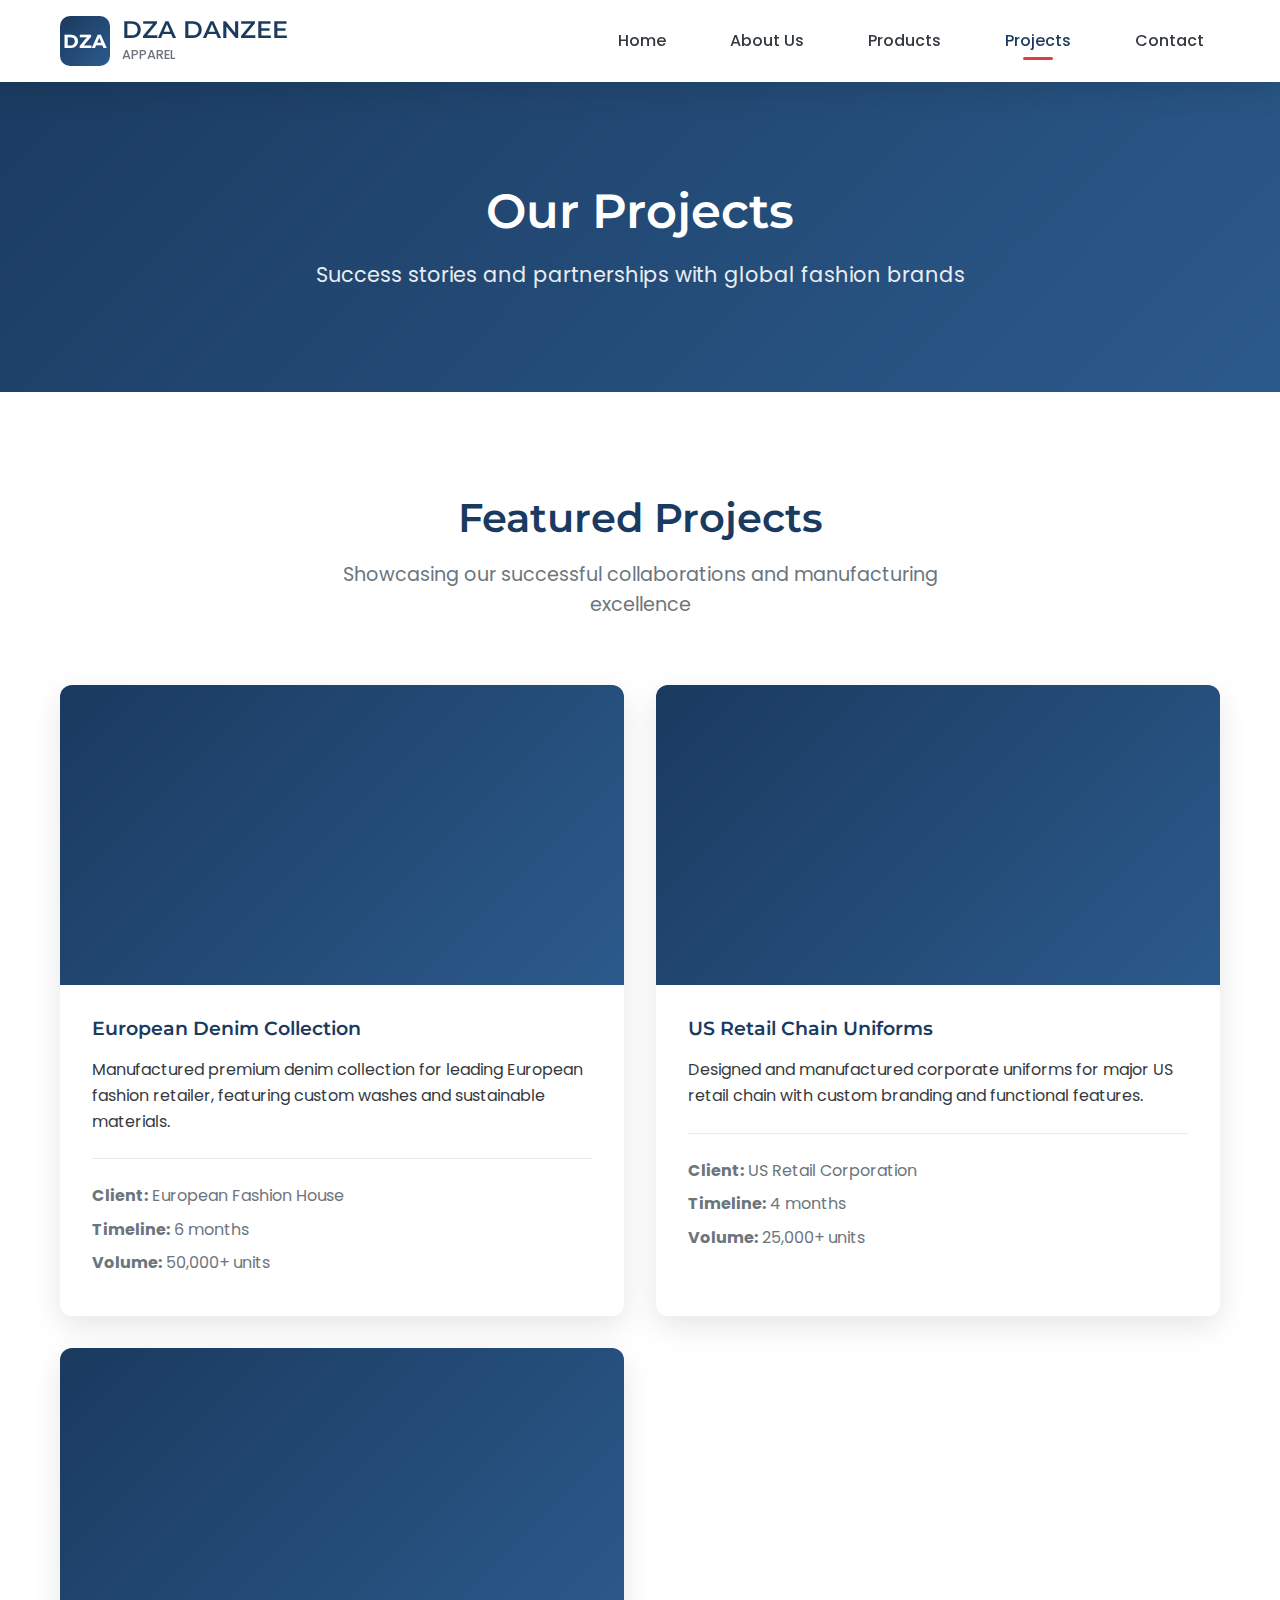
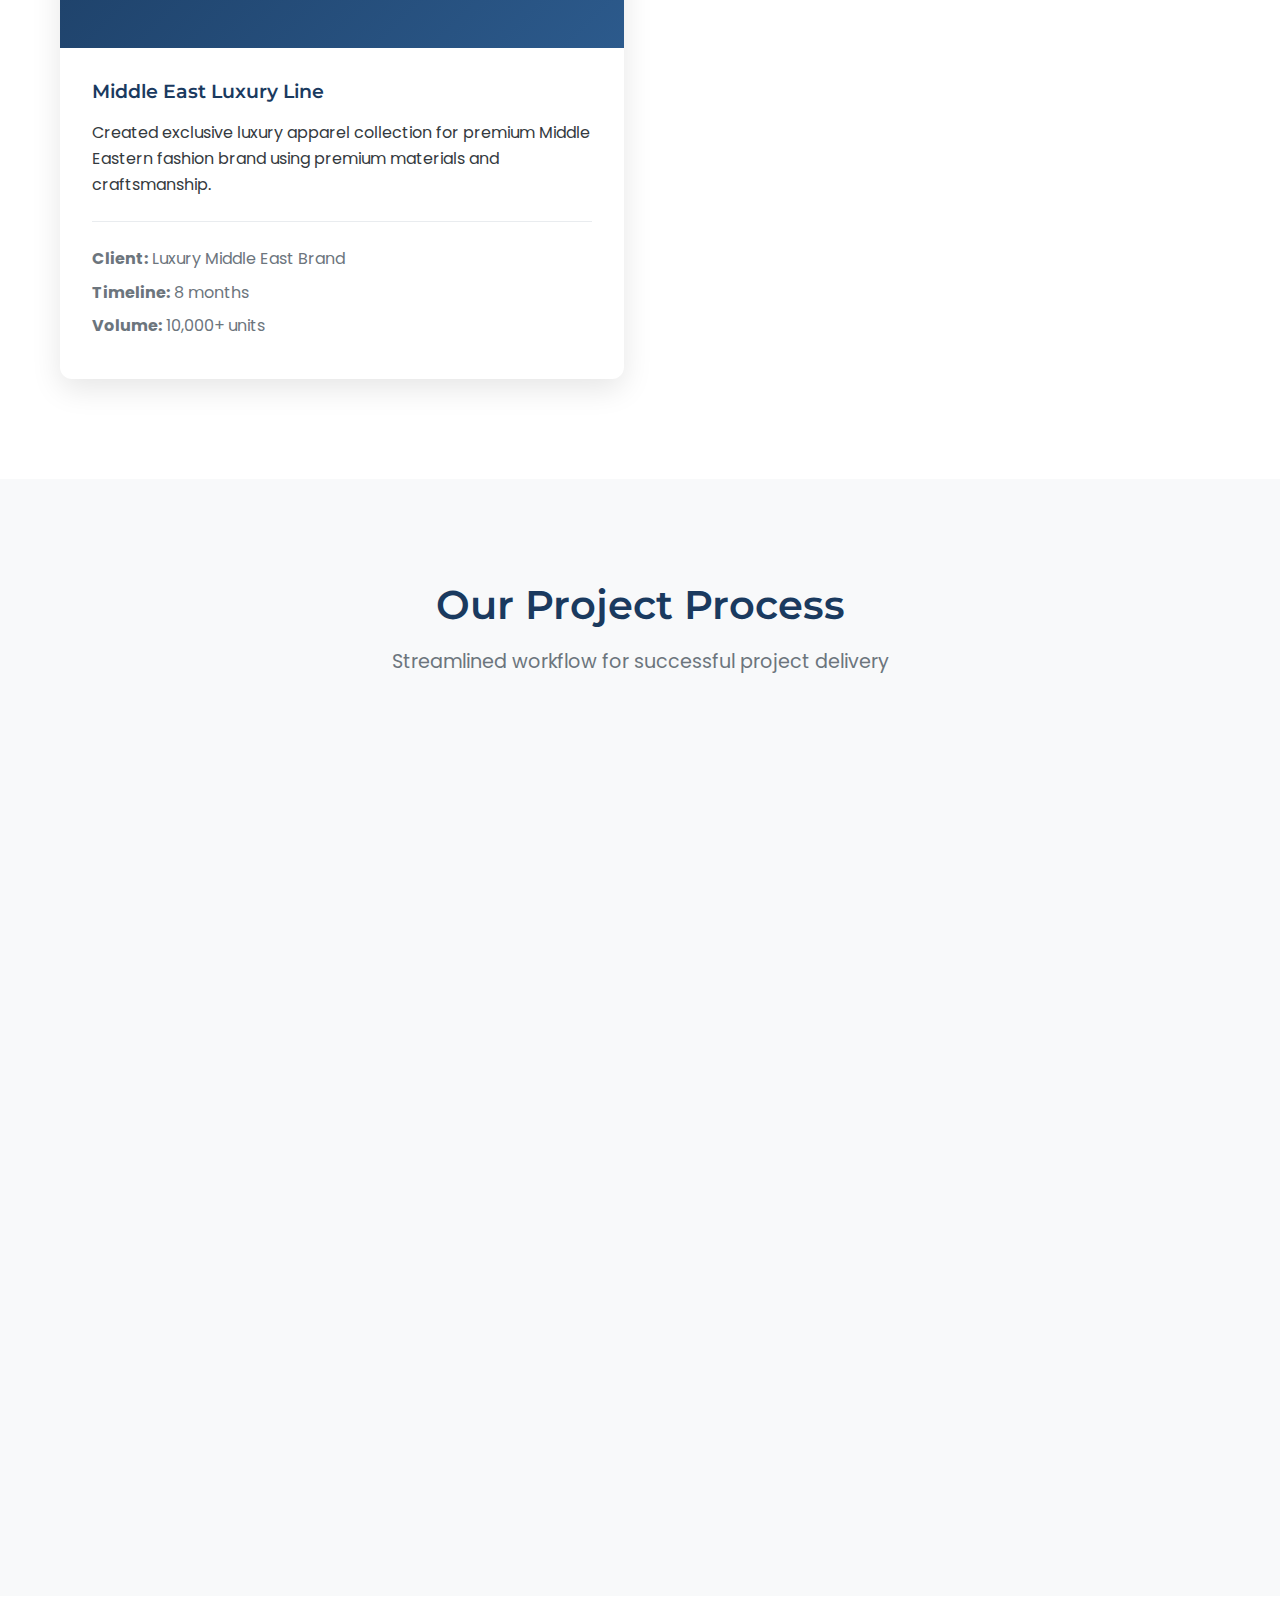
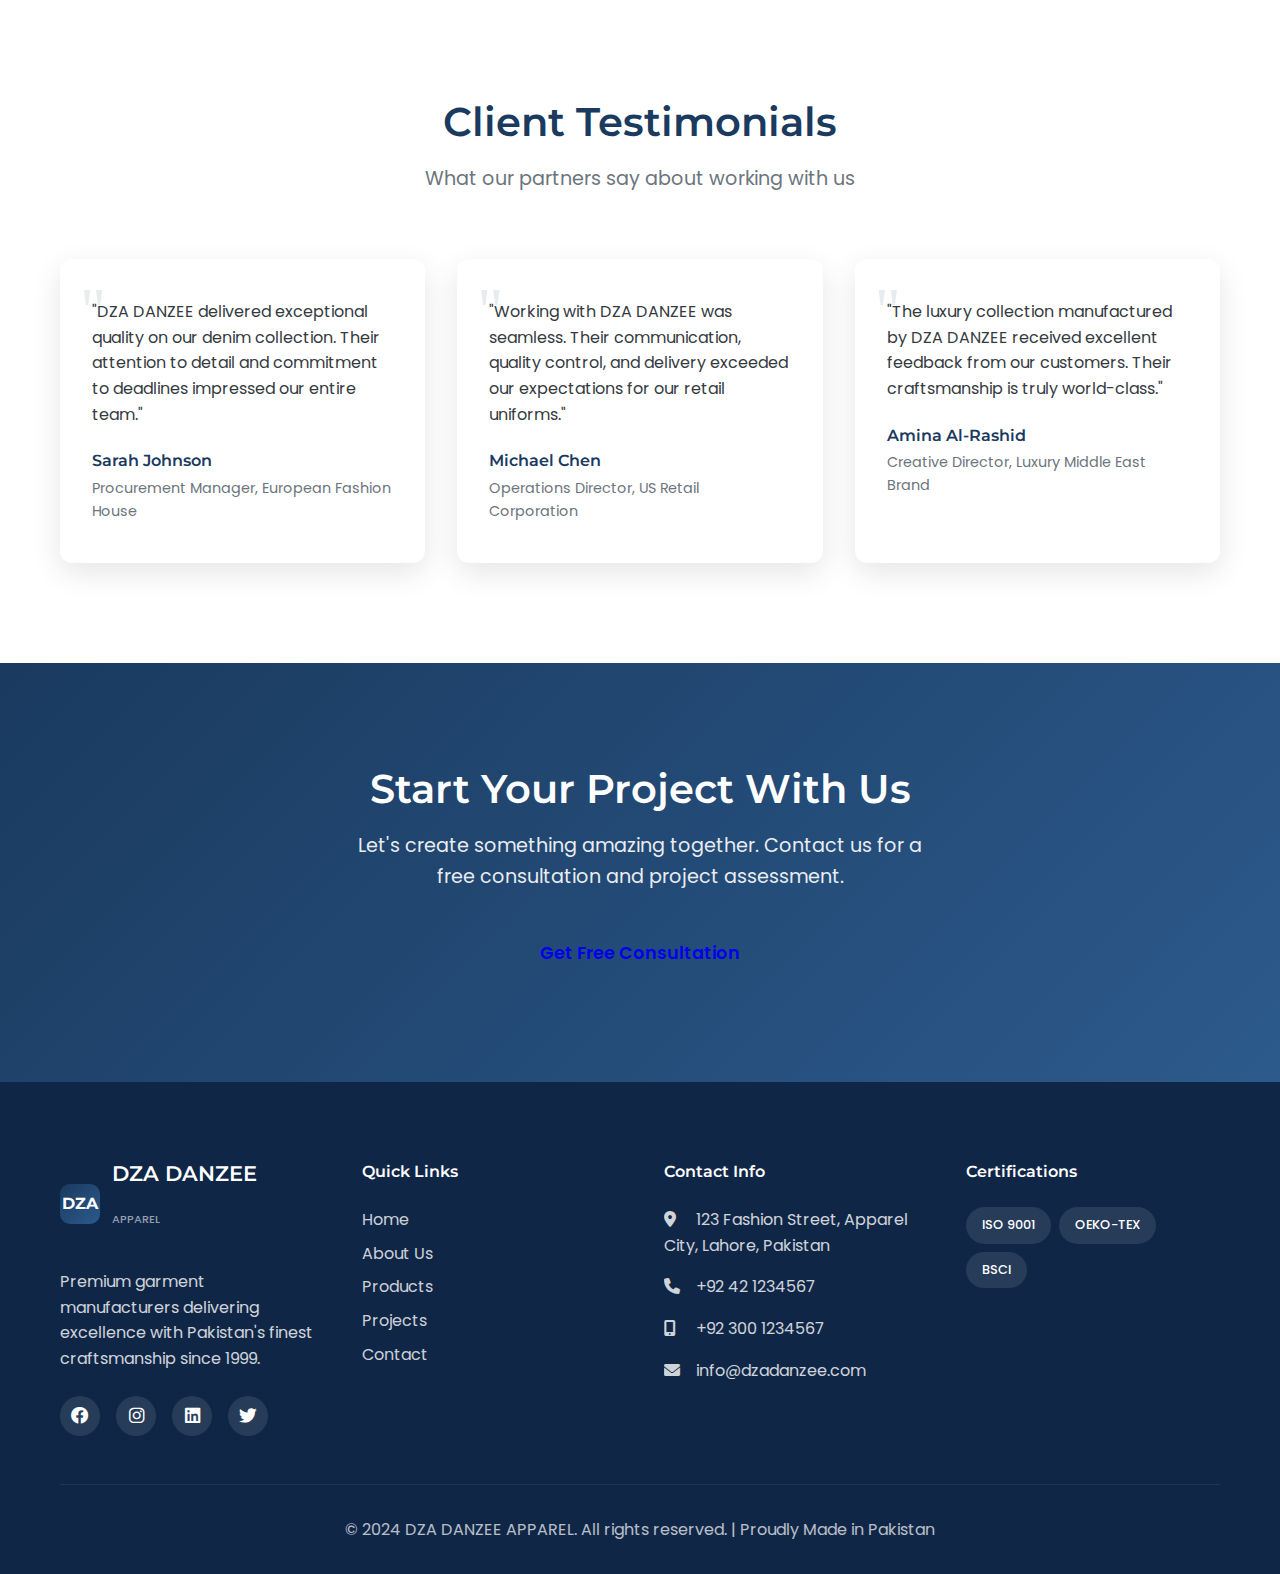
<file: projects.html>
<!DOCTYPE html>
<html lang="en">
<head>
    <meta charset="UTF-8">
    <meta name="viewport" content="width=device-width, initial-scale=1.0">
    <meta name="description" content="Explore DZA DANZEE APPAREL's successful projects and partnerships with international brands in garment manufacturing.">
    <title>Projects - DZA DANZEE APPAREL</title>
    <link rel="stylesheet" href="style.css">
    <link href="https://fonts.googleapis.com/css2?family=Montserrat:wght@300;400;500;600;700;800&family=Poppins:wght@300;400;500;600;700&display=swap" rel="stylesheet">
    <link rel="stylesheet" href="https://cdnjs.cloudflare.com/ajax/libs/font-awesome/6.0.0/css/all.min.css">
</head>
<body>
    <!-- Header -->
    <header class="header">
        <nav class="navbar">
            <div class="nav-container">
                <div class="logo">
                    <div class="logo-icon">DZA</div>
                    <div class="logo-text">
                        <h2>DZA DANZEE</h2>
                        <p>APPAREL</p>
                    </div>
                </div>
                <ul class="nav-menu">
                    <li><a href="index.html">Home</a></li>
                    <li><a href="about.html">About Us</a></li>
                    <li><a href="products.html">Products</a></li>
                    <li><a href="projects.html" class="active">Projects</a></li>
                    <li><a href="contact.html">Contact</a></li>
                </ul>
                <div class="hamburger">
                    <span></span>
                    <span></span>
                    <span></span>
                </div>
            </div>
        </nav>
    </header>

    <!-- Projects Hero -->
    <section class="page-hero">
        <div class="container">
            <h1>Our Projects</h1>
            <p>Success stories and partnerships with global fashion brands</p>
        </div>
    </section>

    <!-- Main Projects -->
    <section class="projects-main">
        <div class="container">
            <div class="section-header">
                <h2>Featured Projects</h2>
                <p>Showcasing our successful collaborations and manufacturing excellence</p>
            </div>
            <div class="projects-grid">
                <div class="project-card">
                    <div class="project-image">
                        <div class="project-overlay">
                            <div class="project-content">
                                <h3>European Denim Collection</h3>
                                <p>Premium denim line for leading European fashion brand</p>
                                <div class="project-stats">
                                    <span>50,000+ units</span>
                                    <span>6 months</span>
                                    <span>98% quality score</span>
                                </div>
                            </div>
                        </div>
                    </div>
                    <div class="project-info">
                        <h3>European Denim Collection</h3>
                        <p>Manufactured premium denim collection for leading European fashion retailer, featuring custom washes and sustainable materials.</p>
                        <div class="project-details">
                            <div class="detail">
                                <strong>Client:</strong> European Fashion House
                            </div>
                            <div class="detail">
                                <strong>Timeline:</strong> 6 months
                            </div>
                            <div class="detail">
                                <strong>Volume:</strong> 50,000+ units
                            </div>
                        </div>
                    </div>
                </div>
                
                <div class="project-card">
                    <div class="project-image">
                        <div class="project-overlay">
                            <div class="project-content">
                                <h3>US Retail Chain Uniforms</h3>
                                <p>Corporate uniforms for major US retail chain</p>
                                <div class="project-stats">
                                    <span>25,000+ units</span>
                                    <span>4 months</span>
                                    <span>99% on-time delivery</span>
                                </div>
                            </div>
                        </div>
                    </div>
                    <div class="project-info">
                        <h3>US Retail Chain Uniforms</h3>
                        <p>Designed and manufactured corporate uniforms for major US retail chain with custom branding and functional features.</p>
                        <div class="project-details">
                            <div class="detail">
                                <strong>Client:</strong> US Retail Corporation
                            </div>
                            <div class="detail">
                                <strong>Timeline:</strong> 4 months
                            </div>
                            <div class="detail">
                                <strong>Volume:</strong> 25,000+ units
                            </div>
                        </div>
                    </div>
                </div>
                
                <div class="project-card">
                    <div class="project-image">
                        <div class="project-overlay">
                            <div class="project-content">
                                <h3>Middle East Luxury Line</h3>
                                <p>Luxury apparel for premium Middle Eastern brand</p>
                                <div class="project-stats">
                                    <span>10,000+ units</span>
                                    <span>8 months</span>
                                    <span>Premium quality</span>
                                </div>
                            </div>
                        </div>
                    </div>
                    <div class="project-info">
                        <h3>Middle East Luxury Line</h3>
                        <p>Created exclusive luxury apparel collection for premium Middle Eastern fashion brand using premium materials and craftsmanship.</p>
                        <div class="project-details">
                            <div class="detail">
                                <strong>Client:</strong> Luxury Middle East Brand
                            </div>
                            <div class="detail">
                                <strong>Timeline:</strong> 8 months
                            </div>
                            <div class="detail">
                                <strong>Volume:</strong> 10,000+ units
                            </div>
                        </div>
                    </div>
                </div>
            </div>
        </div>
    </section>

    <!-- Process Section -->
    <section class="process-section">
        <div class="container">
            <div class="section-header">
                <h2>Our Project Process</h2>
                <p>Streamlined workflow for successful project delivery</p>
            </div>
            <div class="process-steps">
                <div class="process-step">
                    <div class="step-number">1</div>
                    <h3>Consultation & Planning</h3>
                    <p>Initial meeting to understand client requirements, timelines, and specifications</p>
                </div>
                <div class="process-step">
                    <div class="step-number">2</div>
                    <h3>Design & Development</h3>
                    <p>Concept creation, technical design development, and sample production</p>
                </div>
                <div class="process-step">
                    <div class="step-number">3</div>
                    <h3>Approval & Production</h3>
                    <p>Client approval process followed by bulk production with quality checks</p>
                </div>
                <div class="process-step">
                    <div class="step-number">4</div>
                    <h3>Quality Assurance</h3>
                    <p>Rigorous quality inspection at every stage of manufacturing</p>
                </div>
                <div class="process-step">
                    <div class="step-number">5</div>
                    <h3>Packaging & Logistics</h3>
                    <p>Secure packaging and efficient logistics for worldwide delivery</p>
                </div>
                <div class="process-step">
                    <div class="step-number">6</div>
                    <h3>After-Sales Support</h3>
                    <p>Ongoing support and relationship management for future collaborations</p>
                </div>
            </div>
        </div>
    </section>

    <!-- Client Testimonials -->
    <section class="testimonials-section">
        <div class="container">
            <div class="section-header">
                <h2>Client Testimonials</h2>
                <p>What our partners say about working with us</p>
            </div>
            <div class="testimonials-grid">
                <div class="testimonial-card">
                    <div class="testimonial-content">
                        <p>"DZA DANZEE delivered exceptional quality on our denim collection. Their attention to detail and commitment to deadlines impressed our entire team."</p>
                    </div>
                    <div class="testimonial-author">
                        <h4>Sarah Johnson</h4>
                        <p>Procurement Manager, European Fashion House</p>
                    </div>
                </div>
                <div class="testimonial-card">
                    <div class="testimonial-content">
                        <p>"Working with DZA DANZEE was seamless. Their communication, quality control, and delivery exceeded our expectations for our retail uniforms."</p>
                    </div>
                    <div class="testimonial-author">
                        <h4>Michael Chen</h4>
                        <p>Operations Director, US Retail Corporation</p>
                    </div>
                </div>
                <div class="testimonial-card">
                    <div class="testimonial-content">
                        <p>"The luxury collection manufactured by DZA DANZEE received excellent feedback from our customers. Their craftsmanship is truly world-class."</p>
                    </div>
                    <div class="testimonial-author">
                        <h4>Amina Al-Rashid</h4>
                        <p>Creative Director, Luxury Middle East Brand</p>
                    </div>
                </div>
            </div>
        </div>
    </section>

    <!-- CTA Section -->
    <section class="cta-section">
        <div class="container">
            <div class="cta-content">
                <h2>Start Your Project With Us</h2>
                <p>Let's create something amazing together. Contact us for a free consultation and project assessment.</p>
                <a href="contact.html" class="btn btn-large">Get Free Consultation</a>
            </div>
        </div>
    </section>

    <!-- Footer -->
    <footer class="footer">
        <div class="container">
            <div class="footer-content">
                <div class="footer-section">
                    <div class="footer-logo">
                        <div class="logo-icon">DZA</div>
                        <div class="logo-text">
                            <h3>DZA DANZEE</h3>
                            <p>APPAREL</p>
                        </div>
                    </div>
                    <p>Premium garment manufacturers delivering excellence with Pakistan's finest craftsmanship since 1999.</p>
                    <div class="social-links">
                        <a href="#"><i class="fab fa-facebook"></i></a>
                        <a href="#"><i class="fab fa-instagram"></i></a>
                        <a href="#"><i class="fab fa-linkedin"></i></a>
                        <a href="#"><i class="fab fa-twitter"></i></a>
                    </div>
                </div>
                <div class="footer-section">
                    <h4>Quick Links</h4>
                    <ul>
                        <li><a href="index.html">Home</a></li>
                        <li><a href="about.html">About Us</a></li>
                        <li><a href="products.html">Products</a></li>
                        <li><a href="projects.html">Projects</a></li>
                        <li><a href="contact.html">Contact</a></li>
                    </ul>
                </div>
                <div class="footer-section">
                    <h4>Contact Info</h4>
                    <p><i class="fas fa-map-marker-alt"></i> 123 Fashion Street, Apparel City, Lahore, Pakistan</p>
                    <p><i class="fas fa-phone"></i> +92 42 1234567</p>
                    <p><i class="fas fa-mobile-alt"></i> +92 300 1234567</p>
                    <p><i class="fas fa-envelope"></i> info@dzadanzee.com</p>
                </div>
                <div class="footer-section">
                    <h4>Certifications</h4>
                    <div class="certifications">
                        <div class="cert-badge">ISO 9001</div>
                        <div class="cert-badge">OEKO-TEX</div>
                        <div class="cert-badge">BSCI</div>
                    </div>
                </div>
            </div>
            <div class="footer-bottom">
                <p>&copy; 2024 DZA DANZEE APPAREL. All rights reserved. | Proudly Made in Pakistan</p>
            </div>
        </div>
    </footer>

    <script src="script.js"></script>
</body>
</html>
</file>
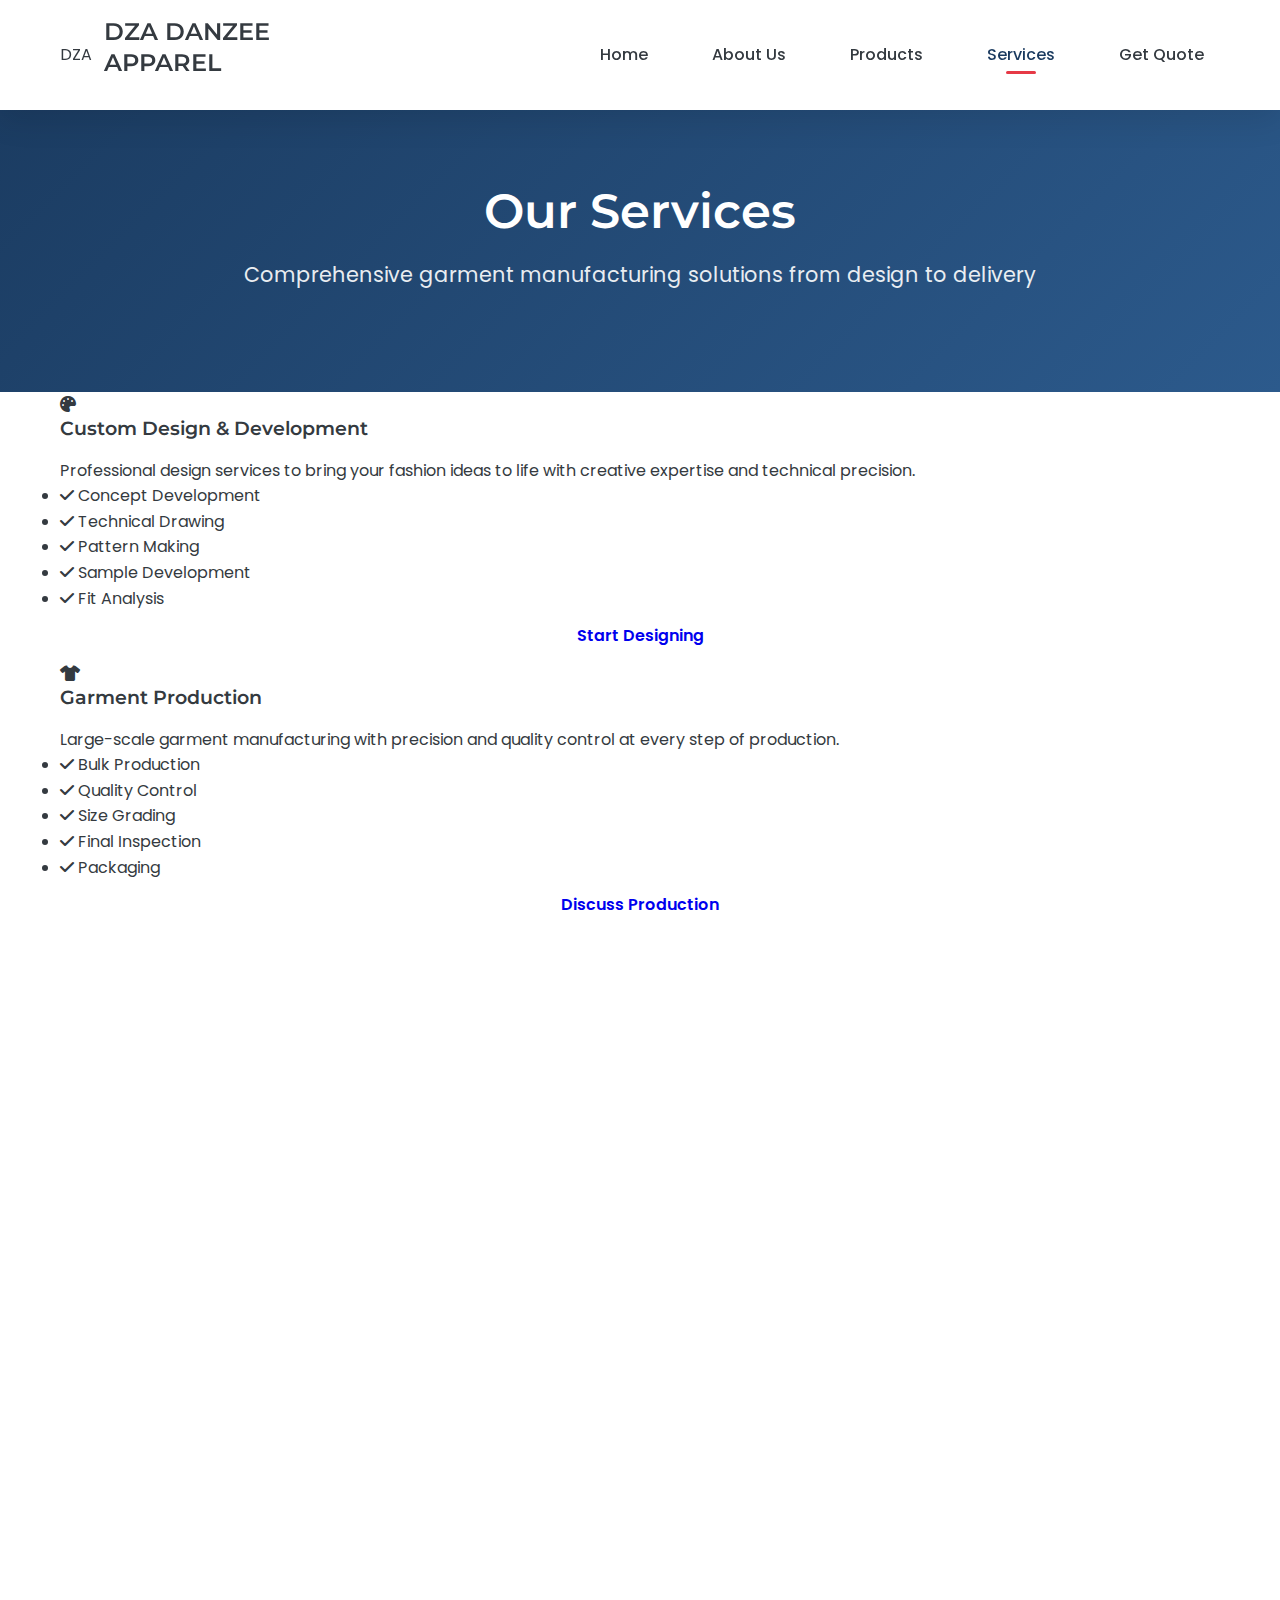
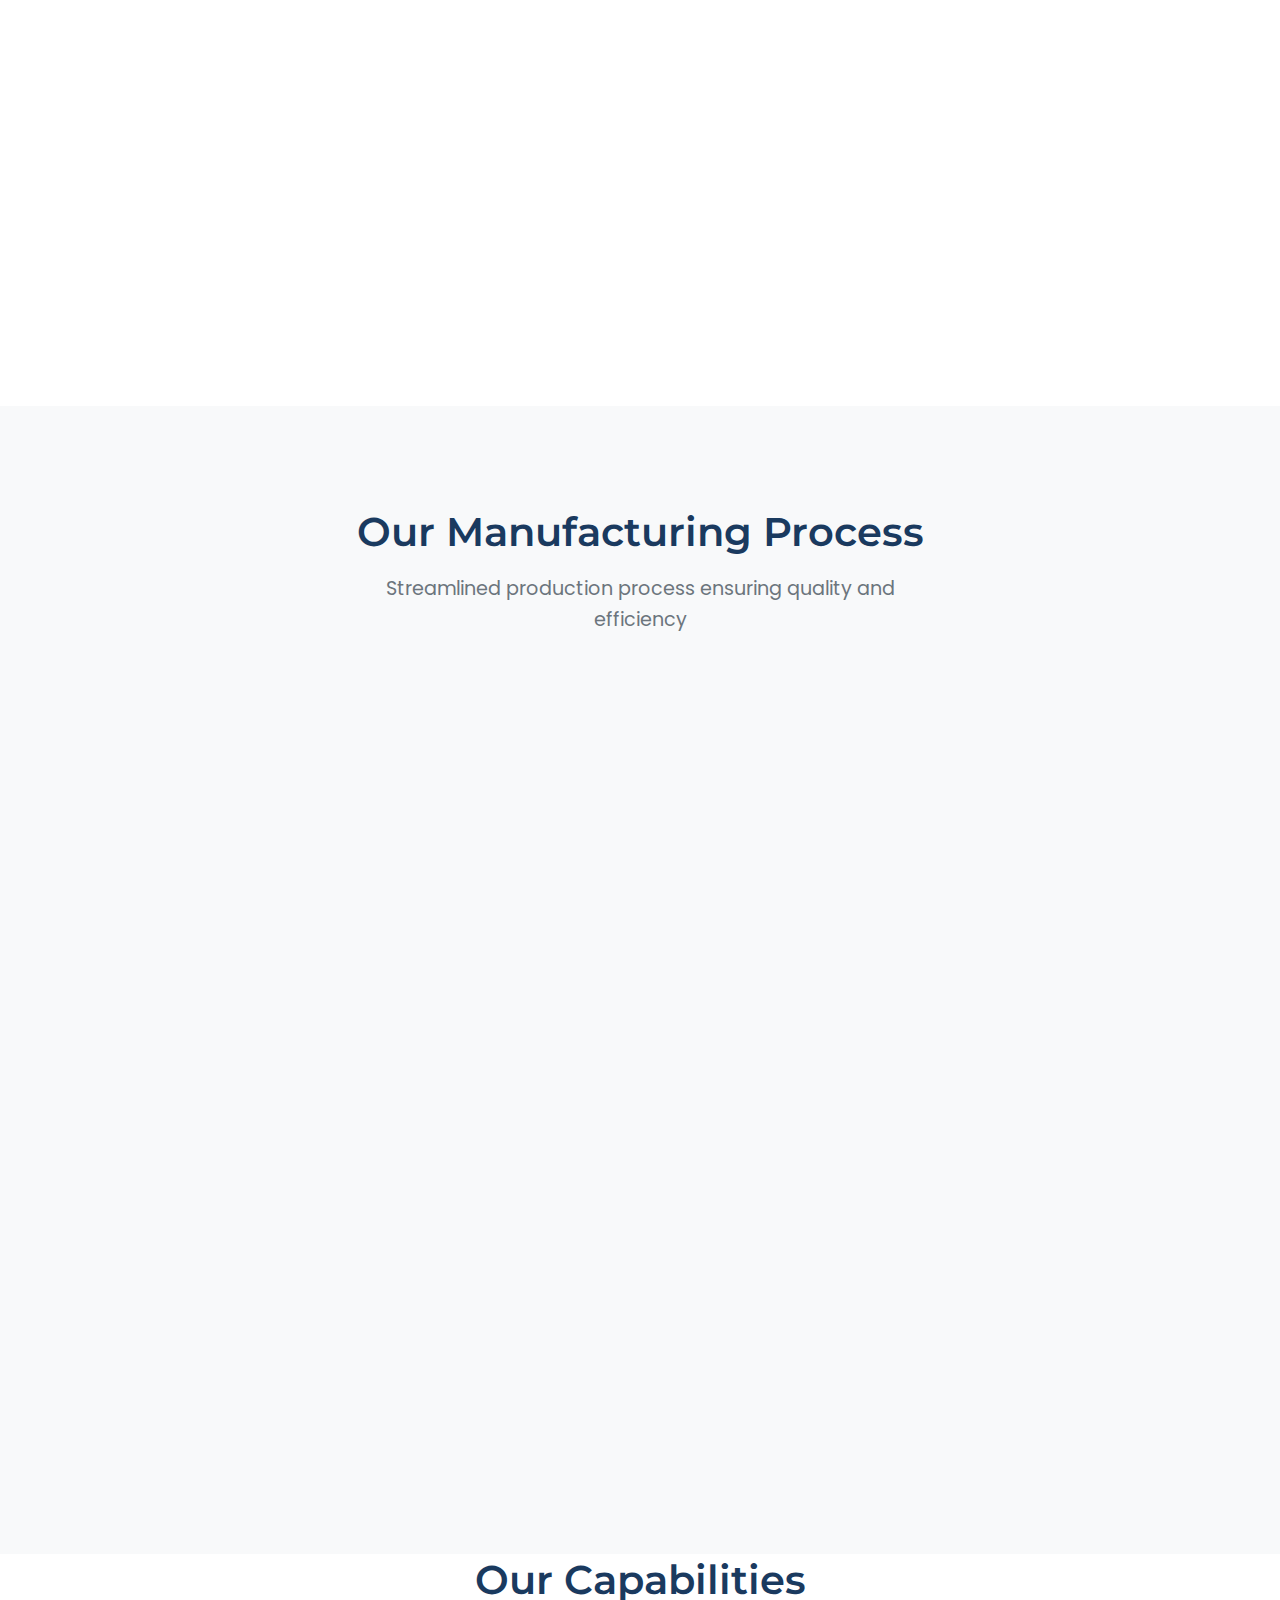
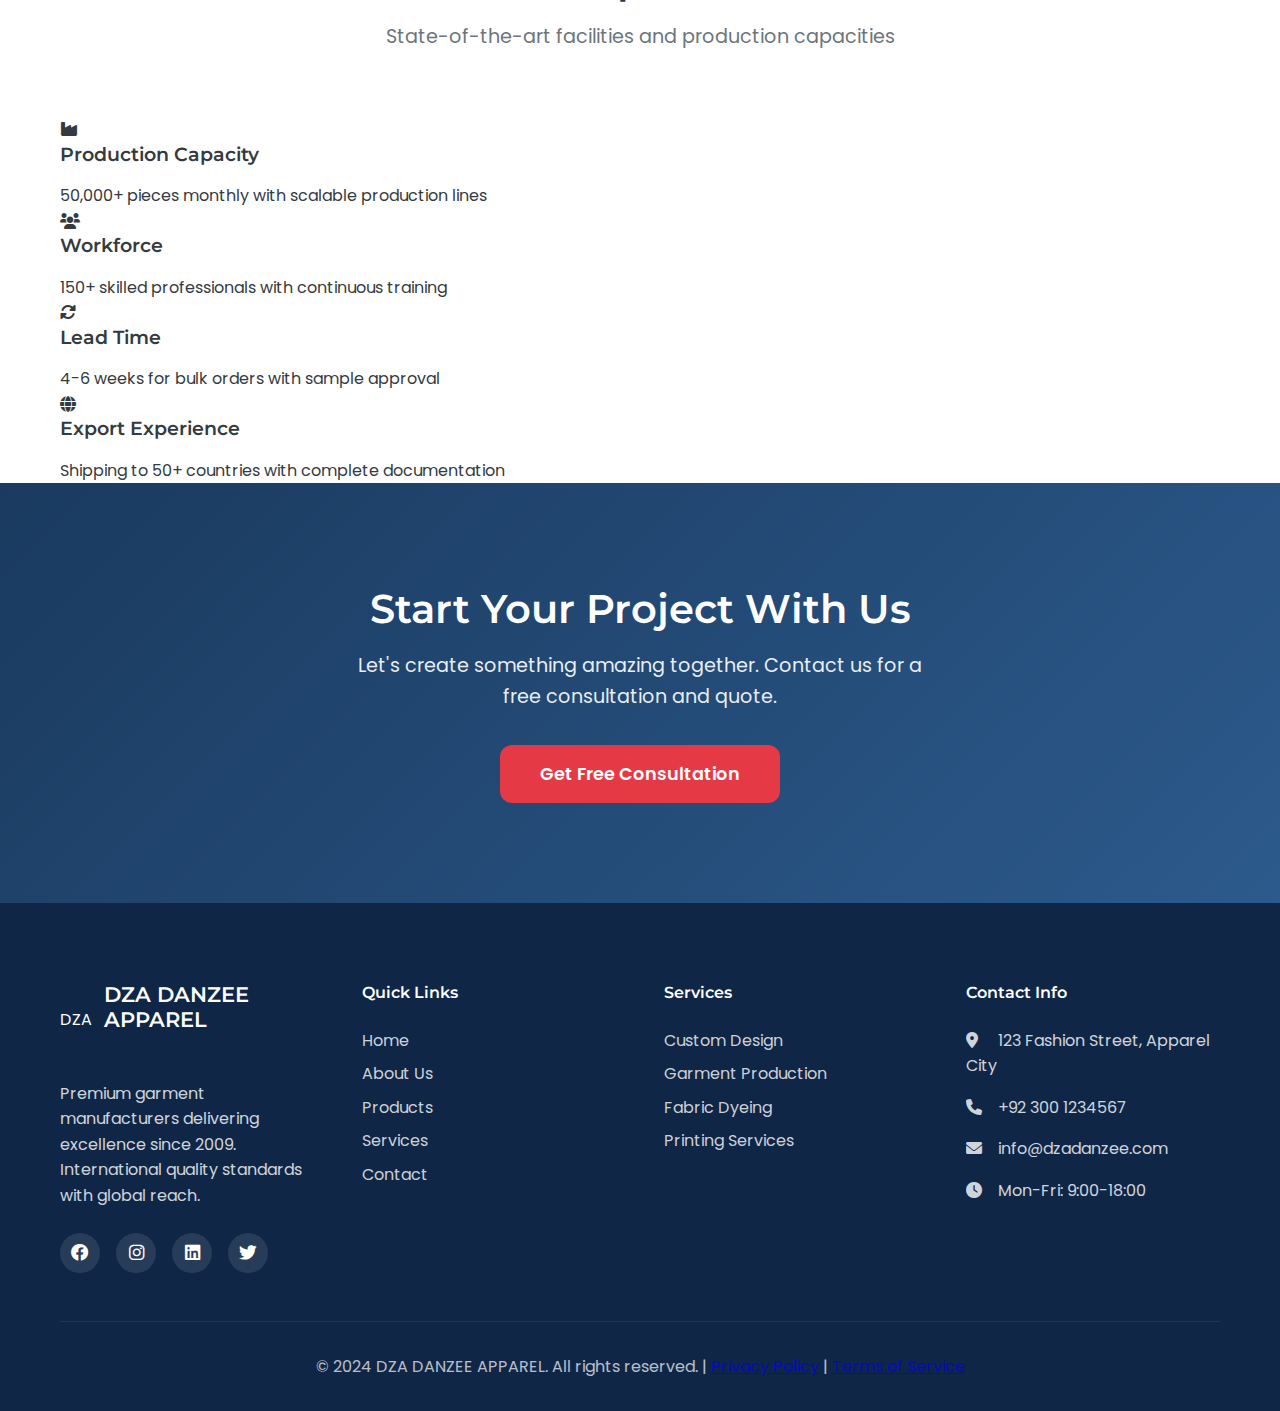
<file: services.html>
<!DOCTYPE html>
<html lang="en">
<head>
    <meta charset="UTF-8">
    <meta name="viewport" content="width=device-width, initial-scale=1.0">
    <meta name="description" content="DZA DANZEE APPAREL services - Complete garment manufacturing, design, production, and logistics solutions">
    <title>Services - DZA DANZEE APPAREL | Garment Manufacturing Solutions</title>
    <link rel="stylesheet" href="style.css">
    <link href="https://fonts.googleapis.com/css2?family=Montserrat:wght@300;400;500;600;700;800&family=Poppins:wght@300;400;500;600;700&display=swap" rel="stylesheet">
    <link rel="stylesheet" href="https://cdnjs.cloudflare.com/ajax/libs/font-awesome/6.0.0/css/all.min.css">
</head>
<body>
    <!-- Header -->
    <header class="header">
        <nav class="navbar">
            <div class="nav-container">
                <div class="logo">
                    <div class="logo-img">
                        <span class="logo-text">DZA</span>
                    </div>
                    <h2>DZA DANZEE<br><span>APPAREL</span></h2>
                </div>
                <ul class="nav-menu">
                    <li><a href="index.html">Home</a></li>
                    <li><a href="about.html">About Us</a></li>
                    <li><a href="products.html">Products</a></li>
                    <li><a href="services.html" class="active">Services</a></li>
                    <li><a href="contact.html" class="nav-cta">Get Quote</a></li>
                </ul>
                <div class="hamburger">
                    <span></span>
                    <span></span>
                    <span></span>
                </div>
            </div>
        </nav>
    </header>

    <!-- Services Hero -->
    <section class="page-hero">
        <div class="container">
            <h1>Our Services</h1>
            <p>Comprehensive garment manufacturing solutions from design to delivery</p>
        </div>
    </section>

    <!-- Main Services -->
    <section class="services-main">
        <div class="container">
            <div class="services-grid">
                <div class="service-card">
                    <div class="service-icon">
                        <i class="fas fa-palette"></i>
                    </div>
                    <h3>Custom Design & Development</h3>
                    <p>Professional design services to bring your fashion ideas to life with creative expertise and technical precision.</p>
                    <ul class="service-features">
                        <li><i class="fas fa-check"></i> Concept Development</li>
                        <li><i class="fas fa-check"></i> Technical Drawing</li>
                        <li><i class="fas fa-check"></i> Pattern Making</li>
                        <li><i class="fas fa-check"></i> Sample Development</li>
                        <li><i class="fas fa-check"></i> Fit Analysis</li>
                    </ul>
                    <a href="contact.html" class="btn btn-outline btn-full">Start Designing</a>
                </div>
                
                <div class="service-card">
                    <div class="service-icon">
                        <i class="fas fa-tshirt"></i>
                    </div>
                    <h3>Garment Production</h3>
                    <p>Large-scale garment manufacturing with precision and quality control at every step of production.</p>
                    <ul class="service-features">
                        <li><i class="fas fa-check"></i> Bulk Production</li>
                        <li><i class="fas fa-check"></i> Quality Control</li>
                        <li><i class="fas fa-check"></i> Size Grading</li>
                        <li><i class="fas fa-check"></i> Final Inspection</li>
                        <li><i class="fas fa-check"></i> Packaging</li>
                    </ul>
                    <a href="contact.html" class="btn btn-outline btn-full">Discuss Production</a>
                </div>
                
                <div class="service-card">
                    <div class="service-icon">
                        <i class="fas fa-dye"></i>
                    </div>
                    <h3>Fabric Dyeing & Treatment</h3>
                    <p>Professional fabric dyeing services with consistent color matching and quality assurance.</p>
                    <ul class="service-features">
                        <li><i class="fas fa-check"></i> Color Matching</li>
                        <li><i class="fas fa-check"></i> Sample Dyeing</li>
                        <li><i class="fas fa-check"></i> Bulk Dyeing</li>
                        <li><i class="fas fa-check"></i> Quality Testing</li>
                        <li><i class="fas fa-check"></i> Special Treatments</li>
                    </ul>
                    <a href="contact.html" class="btn btn-outline btn-full">Get Color Chart</a>
                </div>
                
                <div class="service-card">
                    <div class="service-icon">
                        <i class="fas fa-print"></i>
                    </div>
                    <h3>Digital & Screen Printing</h3>
                    <p>High-quality digital and screen printing on various fabrics with vibrant colors and sharp details.</p>
                    <ul class="service-features">
                        <li><i class="fas fa-check"></i> Fabric Printing</li>
                        <li><i class="fas fa-check"></i> Graphic Design</li>
                        <li><i class="fas fa-check"></i> Color Separation</li>
                        <li><i class="fas fa-check"></i> Quality Check</li>
                        <li><i class="fas fa-check"></i> Custom Patterns</li>
                    </ul>
                    <a href="contact.html" class="btn btn-outline btn-full">Request Samples</a>
                </div>
                
                <div class="service-card">
                    <div class="service-icon">
                        <i class="fas fa-washer"></i>
                    </div>
                    <h3>Garment Washing & Finishing</h3>
                    <p>Specialized garment washing services to achieve desired finishes, effects, and comfort levels.</p>
                    <ul class="service-features">
                        <li><i class="fas fa-check"></i> Stone Washing</li>
                        <li><i class="fas fa-check"></i> Enzyme Washing</li>
                        <li><i class="fas fa-check"></i> Bleach Washing</li>
                        <li><i class="fas fa-check"></i> Softening</li>
                        <li><i class="fas fa-check"></i> Special Effects</li>
                    </ul>
                    <a href="contact.html" class="btn btn-outline btn-full">Learn More</a>
                </div>
                
                <div class="service-card">
                    <div class="service-icon">
                        <i class="fas fa-warehouse"></i>
                    </div>
                    <h3>Packaging & Logistics</h3>
                    <p>Complete packaging solutions and logistics support for worldwide shipping and distribution.</p>
                    <ul class="service-features">
                        <li><i class="fas fa-check"></i> Custom Packaging</li>
                        <li><i class="fas fa-check"></i> Labeling & Tagging</li>
                        <li><i class="fas fa-check"></i> Quality Check</li>
                        <li><i class="fas fa-check"></i> International Shipping</li>
                        <li><i class="fas fa-check"></i> Customs Clearance</li>
                    </ul>
                    <a href="contact.html" class="btn btn-outline btn-full">Discuss Logistics</a>
                </div>
            </div>
        </div>
    </section>

    <!-- Process Section -->
    <section class="process-section">
        <div class="container">
            <div class="section-header">
                <h2>Our Manufacturing Process</h2>
                <p>Streamlined production process ensuring quality and efficiency</p>
            </div>
            <div class="process-steps">
                <div class="process-step">
                    <div class="step-number">1</div>
                    <h3>Design & Development</h3>
                    <p>Concept creation, technical design development, and sample creation</p>
                </div>
                <div class="process-step">
                    <div class="step-number">2</div>
                    <h3>Pattern Making</h3>
                    <p>Precision pattern creation for perfect fit and manufacturing efficiency</p>
                </div>
                <div class="process-step">
                    <div class="step-number">3</div>
                    <h3>Fabric Cutting</h3>
                    <p>Accurate fabric cutting using modern technology and CAD systems</p>
                </div>
                <div class="process-step">
                    <div class="step-number">4</div>
                    <h3>Sewing & Assembly</h3>
                    <p>Expert sewing and garment assembly with quality control checkpoints</p>
                </div>
                <div class="process-step">
                    <div class="step-number">5</div>
                    <h3>Finishing & Quality Check</h3>
                    <p>Final finishing, pressing, and rigorous quality inspection</p>
                </div>
                <div class="process-step">
                    <div class="step-number">6</div>
                    <h3>Packaging & Delivery</h3>
                    <p>Secure packaging and timely delivery with complete documentation</p>
                </div>
            </div>
        </div>
    </section>

    <!-- Capabilities Section -->
    <section class="capabilities-section">
        <div class="container">
            <div class="section-header">
                <h2>Our Capabilities</h2>
                <p>State-of-the-art facilities and production capacities</p>
            </div>
            <div class="capabilities-grid">
                <div class="capability-item">
                    <i class="fas fa-industry"></i>
                    <h3>Production Capacity</h3>
                    <p>50,000+ pieces monthly with scalable production lines</p>
                </div>
                <div class="capability-item">
                    <i class="fas fa-users"></i>
                    <h3>Workforce</h3>
                    <p>150+ skilled professionals with continuous training</p>
                </div>
                <div class="capability-item">
                    <i class="fas fa-sync-alt"></i>
                    <h3>Lead Time</h3>
                    <p>4-6 weeks for bulk orders with sample approval</p>
                </div>
                <div class="capability-item">
                    <i class="fas fa-globe"></i>
                    <h3>Export Experience</h3>
                    <p>Shipping to 50+ countries with complete documentation</p>
                </div>
            </div>
        </div>
    </section>

    <!-- CTA Section -->
    <section class="cta-section">
        <div class="container">
            <div class="cta-content">
                <h2>Start Your Project With Us</h2>
                <p>Let's create something amazing together. Contact us for a free consultation and quote.</p>
                <a href="contact.html" class="btn btn-primary btn-large">Get Free Consultation</a>
            </div>
        </div>
    </section>

    <!-- Footer -->
    <footer class="footer">
        <div class="container">
            <div class="footer-content">
                <div class="footer-section">
                    <div class="footer-logo">
                        <div class="logo-img">
                            <span class="logo-text">DZA</span>
                        </div>
                        <h3>DZA DANZEE APPAREL</h3>
                    </div>
                    <p>Premium garment manufacturers delivering excellence since 2009. International quality standards with global reach.</p>
                    <div class="social-links">
                        <a href="#" aria-label="Facebook"><i class="fab fa-facebook"></i></a>
                        <a href="#" aria-label="Instagram"><i class="fab fa-instagram"></i></a>
                        <a href="#" aria-label="LinkedIn"><i class="fab fa-linkedin"></i></a>
                        <a href="#" aria-label="Twitter"><i class="fab fa-twitter"></i></a>
                    </div>
                </div>
                <div class="footer-section">
                    <h4>Quick Links</h4>
                    <ul>
                        <li><a href="index.html">Home</a></li>
                        <li><a href="about.html">About Us</a></li>
                        <li><a href="products.html">Products</a></li>
                        <li><a href="services.html">Services</a></li>
                        <li><a href="contact.html">Contact</a></li>
                    </ul>
                </div>
                <div class="footer-section">
                    <h4>Services</h4>
                    <ul>
                        <li><a href="services.html">Custom Design</a></li>
                        <li><a href="services.html">Garment Production</a></li>
                        <li><a href="services.html">Fabric Dyeing</a></li>
                        <li><a href="services.html">Printing Services</a></li>
                    </ul>
                </div>
                <div class="footer-section">
                    <h4>Contact Info</h4>
                    <div class="contact-info">
                        <p><i class="fas fa-map-marker-alt"></i> 123 Fashion Street, Apparel City</p>
                        <p><i class="fas fa-phone"></i> +92 300 1234567</p>
                        <p><i class="fas fa-envelope"></i> info@dzadanzee.com</p>
                        <p><i class="fas fa-clock"></i> Mon-Fri: 9:00-18:00</p>
                    </div>
                </div>
            </div>
            <div class="footer-bottom">
                <p>&copy; 2024 DZA DANZEE APPAREL. All rights reserved. | <a href="#">Privacy Policy</a> | <a href="#">Terms of Service</a></p>
            </div>
        </div>
    </footer>

    <script src="script.js"></script>
</body>
</html>
</file>
<file: style.css>
* {
    margin: 0;
    padding: 0;
    box-sizing: border-box;
}

:root {
    --primary: #1a3a5f;
    --primary-dark: #0f2647;
    --primary-light: #2c5a8c;
    --secondary: #e63946;
    --secondary-dark: #c1121f;
    --accent: #2a9d8f;
    --accent-dark: #21867a;
    --success: #27ae60;
    --warning: #f39c12;
    --light: #f8f9fa;
    --light-gray: #e9ecef;
    --dark: #212529;
    --text: #343a40;
    --text-light: #6c757d;
    --white: #ffffff;
    --gradient-primary: linear-gradient(135deg, #1a3a5f 0%, #2c5a8c 100%);
    --gradient-secondary: linear-gradient(135deg, #e63946 0%, #c1121f 100%);
    --gradient-accent: linear-gradient(135deg, #2a9d8f 0%, #21867a 100%);
    --shadow: 0 10px 30px rgba(0,0,0,0.1);
    --shadow-hover: 0 20px 40px rgba(0,0,0,0.15);
    --shadow-lg: 0 25px 50px rgba(0,0,0,0.15);
    --border-radius: 12px;
    --border-radius-lg: 20px;
    --transition: all 0.3s ease;
}

body {
    font-family: 'Poppins', sans-serif;
    line-height: 1.6;
    color: var(--text);
    background: var(--white);
    overflow-x: hidden;
}

h1, h2, h3, h4, h5, h6 {
    font-family: 'Montserrat', sans-serif;
    font-weight: 600;
    line-height: 1.3;
    margin-bottom: 1rem;
}

.container {
    max-width: 1200px;
    margin: 0 auto;
    padding: 0 20px;
}

/* Header & Navigation */
.header {
    background: var(--white);
    box-shadow: var(--shadow);
    position: fixed;
    width: 100%;
    top: 0;
    z-index: 1000;
    transition: var(--transition);
}

.navbar {
    padding: 1rem 0;
}

.nav-container {
    display: flex;
    justify-content: space-between;
    align-items: center;
    max-width: 1200px;
    margin: 0 auto;
    padding: 0 20px;
}

.logo {
    display: flex;
    align-items: center;
    gap: 12px;
}

.logo-icon {
    width: 50px;
    height: 50px;
    background: var(--gradient-primary);
    border-radius: 10px;
    display: flex;
    align-items: center;
    justify-content: center;
    color: var(--white);
    font-weight: 700;
    font-size: 1.2rem;
    font-family: 'Montserrat', sans-serif;
}

.logo-text h2 {
    color: var(--primary);
    margin: 0;
    font-size: 1.5rem;
    line-height: 1.2;
}

.logo-text p {
    color: var(--text-light);
    font-size: 0.8rem;
    margin: 0;
    font-weight: 500;
}

.nav-menu {
    display: flex;
    list-style: none;
    gap: 2rem;
}

.nav-menu a {
    text-decoration: none;
    color: var(--text);
    font-weight: 500;
    transition: var(--transition);
    padding: 0.5rem 1rem;
    border-radius: var(--border-radius);
    position: relative;
}

.nav-menu a:hover,
.nav-menu a.active {
    color: var(--primary);
}

.nav-menu a.active::after {
    content: '';
    position: absolute;
    bottom: 0;
    left: 50%;
    transform: translateX(-50%);
    width: 30px;
    height: 3px;
    background: var(--secondary);
    border-radius: 2px;
}

.hamburger {
    display: none;
    flex-direction: column;
    cursor: pointer;
}

.hamburger span {
    width: 25px;
    height: 3px;
    background: var(--primary);
    margin: 3px 0;
    transition: var(--transition);
}

/* Hero Slideshow */
.hero-slideshow {
    height: 100vh;
    position: relative;
    overflow: hidden;
}

.slideshow-container {
    position: relative;
    width: 100%;
    height: 100%;
}

.slide {
    position: absolute;
    top: 0;
    left: 0;
    width: 100%;
    height: 100%;
    opacity: 0;
    transition: opacity 1s ease;
    display: flex;
    align-items: center;
    justify-content: center;
    background-size: cover;
    background-position: center;
}

.slide.active {
    opacity: 1;
}

.slide:nth-child(1) {
    background: linear-gradient(rgba(26, 58, 95, 0.8), rgba(26, 58, 95, 0.8)), url('https://images.unsplash.com/photo-1441986300917-64674bd600d8?ixlib=rb-4.0.3&auto=format&fit=crop&w=1950&q=80');
}

.slide:nth-child(2) {
    background: linear-gradient(rgba(230, 57, 70, 0.8), rgba(230, 57, 70, 0.8)), url('https://images.unsplash.com/photo-1581094794329-c8112a89af12?ixlib=rb-4.0.3&auto=format&fit=crop&w=1950&q=80');
}

.slide:nth-child(3) {
    background: linear-gradient(rgba(42, 157, 143, 0.8), rgba(42, 157, 143, 0.8)), url('https://images.unsplash.com/photo-1583743814966-8936f5b7be1a?ixlib=rb-4.0.3&auto=format&fit=crop&w=1950&q=80');
}

.slide-content {
    text-align: center;
    color: var(--white);
    max-width: 800px;
    padding: 0 20px;
    transform: translateY(50px);
    opacity: 0;
    transition: all 0.8s ease;
}

.slide.active .slide-content {
    transform: translateY(0);
    opacity: 1;
}

.slide-content h1 {
    font-size: 3.5rem;
    margin-bottom: 1.5rem;
    color: var(--white);
    font-weight: 700;
}

.slide-content p {
    font-size: 1.3rem;
    margin-bottom: 2.5rem;
    opacity: 0.9;
}

.hero-buttons {
    display: flex;
    gap: 1rem;
    justify-content: center;
    flex-wrap: wrap;
}

.btn {
    padding: 12px 30px;
    border: none;
    border-radius: var(--border-radius);
    font-size: 1rem;
    font-weight: 600;
    text-decoration: none;
    transition: var(--transition);
    cursor: pointer;
    display: inline-block;
    text-align: center;
}

.btn-primary {
    background: var(--secondary);
    color: var(--white);
}

.btn-primary:hover {
    background: var(--secondary-dark);
    transform: translateY(-3px);
    box-shadow: var(--shadow-hover);
}

.btn-secondary {
    background: transparent;
    color: var(--white);
    border: 2px solid var(--white);
}

.btn-secondary:hover {
    background: var(--white);
    color: var(--primary);
    transform: translateY(-3px);
}

.btn-large {
    padding: 15px 40px;
    font-size: 1.1rem;
}

.btn-full {
    width: 100%;
}

.slideshow-indicators {
    position: absolute;
    bottom: 30px;
    left: 50%;
    transform: translateX(-50%);
    display: flex;
    gap: 10px;
}

.indicator {
    width: 12px;
    height: 12px;
    border-radius: 50%;
    background: rgba(255,255,255,0.5);
    cursor: pointer;
    transition: var(--transition);
}

.indicator.active {
    background: var(--white);
    transform: scale(1.2);
}

/* Stats Section */
.stats-section {
    padding: 80px 0;
    background: var(--light);
}

.stats-grid {
    display: grid;
    grid-template-columns: repeat(auto-fit, minmax(200px, 1fr));
    gap: 2rem;
}

.stat-item {
    text-align: center;
    padding: 2rem;
    background: var(--white);
    border-radius: var(--border-radius);
    box-shadow: var(--shadow);
    transition: var(--transition);
}

.stat-item:hover {
    transform: translateY(-5px);
    box-shadow: var(--shadow-hover);
}

.stat-item h3 {
    font-size: 3rem;
    color: var(--secondary);
    margin-bottom: 0.5rem;
    font-weight: 700;
}

.stat-item p {
    color: var(--text-light);
    font-weight: 500;
}

/* Section Header */
.section-header {
    text-align: center;
    margin-bottom: 4rem;
}

.section-header h2 {
    font-size: 2.5rem;
    color: var(--primary);
    margin-bottom: 1rem;
}

.section-header p {
    font-size: 1.2rem;
    color: var(--text-light);
    max-width: 600px;
    margin: 0 auto;
}

/* Features Section */
.features {
    padding: 100px 0;
}

.features-grid {
    display: grid;
    grid-template-columns: repeat(auto-fit, minmax(280px, 1fr));
    gap: 2rem;
}

.feature-card {
    background: var(--white);
    padding: 2.5rem 2rem;
    border-radius: var(--border-radius);
    text-align: center;
    box-shadow: var(--shadow);
    transition: var(--transition);
    border-top: 4px solid transparent;
}

.feature-card:hover {
    transform: translateY(-10px);
    box-shadow: var(--shadow-hover);
    border-top: 4px solid var(--secondary);
}

.feature-icon {
    width: 80px;
    height: 80px;
    background: var(--gradient-primary);
    border-radius: 50%;
    display: flex;
    align-items: center;
    justify-content: center;
    margin: 0 auto 1.5rem;
    transition: var(--transition);
}

.feature-card:hover .feature-icon {
    background: var(--gradient-secondary);
    transform: scale(1.1);
}

.feature-icon i {
    font-size: 2rem;
    color: var(--white);
}

.feature-card h3 {
    color: var(--primary);
    margin-bottom: 1rem;
    font-size: 1.4rem;
}

.feature-card p {
    color: var(--text-light);
}

/* Products Preview */
.products-preview {
    padding: 100px 0;
    background: var(--light);
}

.products-grid {
    display: grid;
    grid-template-columns: repeat(auto-fit, minmax(300px, 1fr));
    gap: 2rem;
}

.product-card {
    background: var(--white);
    border-radius: var(--border-radius);
    overflow: hidden;
    box-shadow: var(--shadow);
    transition: var(--transition);
    position: relative;
}

.product-card:hover {
    transform: translateY(-10px);
    box-shadow: var(--shadow-hover);
}

.product-image {
    height: 250px;
    background: var(--gradient-primary);
    position: relative;
    overflow: hidden;
}

.image-overlay {
    position: absolute;
    top: 0;
    left: 0;
    right: 0;
    bottom: 0;
    background: rgba(0,0,0,0.2);
    display: flex;
    align-items: center;
    justify-content: center;
    transition: var(--transition);
}

.product-card:hover .image-overlay {
    background: rgba(0,0,0,0.4);
}

.image-overlay i {
    font-size: 3rem;
    color: var(--white);
    opacity: 0.8;
}

.product-card h3 {
    padding: 1.5rem 1.5rem 0.5rem;
    color: var(--primary);
}

.product-card p {
    padding: 0 1.5rem;
    color: var(--text-light);
    margin-bottom: 1.5rem;
}

.product-link {
    display: inline-flex;
    align-items: center;
    gap: 0.5rem;
    padding: 0 1.5rem 1.5rem;
    color: var(--secondary);
    text-decoration: none;
    font-weight: 500;
    transition: var(--transition);
}

.product-link:hover {
    gap: 0.8rem;
    color: var(--secondary-dark);
}

/* CTA Section */
.cta-section {
    padding: 100px 0;
    background: var(--gradient-primary);
    color: var(--white);
    text-align: center;
}

.cta-content h2 {
    font-size: 2.5rem;
    margin-bottom: 1rem;
    color: var(--white);
}

.cta-content p {
    font-size: 1.2rem;
    margin-bottom: 2rem;
    opacity: 0.9;
    max-width: 600px;
    margin-left: auto;
    margin-right: auto;
}

/* Page Hero */
.page-hero {
    background: var(--gradient-primary);
    color: var(--white);
    padding: 180px 0 100px;
    text-align: center;
}

.page-hero h1 {
    font-size: 3rem;
    margin-bottom: 1rem;
    color: var(--white);
}

.page-hero p {
    font-size: 1.3rem;
    opacity: 0.9;
}

/* Company Story */
.company-story {
    padding: 100px 0;
}

.story-grid {
    display: grid;
    grid-template-columns: 1fr 1fr;
    gap: 4rem;
    align-items: center;
}

.story-content h2 {
    font-size: 2.5rem;
    color: var(--primary);
    margin-bottom: 2rem;
}

.story-content p {
    margin-bottom: 1.5rem;
    color: var(--text);
}

.milestones {
    display: grid;
    grid-template-columns: repeat(2, 1fr);
    gap: 1.5rem;
    margin-top: 3rem;
}

.milestone {
    text-align: center;
    padding: 1.5rem;
    background: var(--light);
    border-radius: var(--border-radius);
    transition: var(--transition);
}

.milestone:hover {
    transform: translateY(-5px);
    box-shadow: var(--shadow);
}

.milestone h3 {
    font-size: 2rem;
    color: var(--secondary);
    margin-bottom: 0.5rem;
}

.story-image {
    display: flex;
    justify-content: center;
    align-items: center;
    position: relative;
    height: 400px;
}

.image-container {
    position: relative;
    width: 100%;
    height: 100%;
}

.floating-card {
    position: absolute;
    background: var(--white);
    padding: 1.5rem;
    border-radius: var(--border-radius);
    box-shadow: var(--shadow);
    text-align: center;
    transition: var(--transition);
    width: 140px;
}

.floating-card i {
    font-size: 2rem;
    color: var(--secondary);
    margin-bottom: 0.5rem;
}

.floating-card p {
    font-weight: 500;
    color: var(--primary);
    margin: 0;
}

.card-1 {
    top: 20%;
    left: 10%;
    animation: float 6s ease-in-out infinite;
}

.card-2 {
    top: 50%;
    right: 10%;
    transform: translateY(-50%);
    animation: float 8s ease-in-out infinite;
}

.card-3 {
    bottom: 20%;
    left: 20%;
    animation: float 10s ease-in-out infinite;
}

@keyframes float {
    0%, 100% { transform: translateY(0px); }
    50% { transform: translateY(-20px); }
}

/* Mission Vision */
.mission-vision {
    padding: 100px 0;
    background: var(--light);
}

.mv-grid {
    display: grid;
    grid-template-columns: repeat(auto-fit, minmax(300px, 1fr));
    gap: 2rem;
}

.mv-card {
    background: var(--white);
    padding: 2.5rem 2rem;
    border-radius: var(--border-radius);
    text-align: center;
    box-shadow: var(--shadow);
    transition: var(--transition);
}

.mv-card:hover {
    transform: translateY(-10px);
    box-shadow: var(--shadow-hover);
}

.mv-icon {
    width: 80px;
    height: 80px;
    background: var(--gradient-primary);
    border-radius: 50%;
    display: flex;
    align-items: center;
    justify-content: center;
    margin: 0 auto 1.5rem;
    transition: var(--transition);
}

.mv-card:hover .mv-icon {
    background: var(--gradient-secondary);
}

.mv-icon i {
    font-size: 2rem;
    color: var(--white);
}

.mv-card h3 {
    color: var(--primary);
    margin-bottom: 1rem;
}

/* Team Section */
.team-section {
    padding: 100px 0;
}

.team-grid {
    display: grid;
    grid-template-columns: repeat(auto-fit, minmax(250px, 1fr));
    gap: 2rem;
}

.team-card {
    background: var(--white);
    padding: 2.5rem 2rem;
    border-radius: var(--border-radius);
    text-align: center;
    box-shadow: var(--shadow);
    transition: var(--transition);
}

.team-card:hover {
    transform: translateY(-10px);
    box-shadow: var(--shadow-hover);
}

.team-icon {
    width: 70px;
    height: 70px;
    background: var(--gradient-primary);
    border-radius: 50%;
    display: flex;
    align-items: center;
    justify-content: center;
    margin: 0 auto 1.5rem;
    transition: var(--transition);
}

.team-card:hover .team-icon {
    background: var(--gradient-secondary);
    transform: scale(1.1);
}

.team-icon i {
    font-size: 1.5rem;
    color: var(--white);
}

.team-card h3 {
    color: var(--primary);
    margin-bottom: 1rem;
}

/* Certifications Section */
.certifications-section {
    padding: 100px 0;
    background: var(--light);
}

.certs-grid {
    display: grid;
    grid-template-columns: repeat(auto-fit, minmax(250px, 1fr));
    gap: 2rem;
}

.cert-item {
    background: var(--white);
    padding: 2rem;
    border-radius: var(--border-radius);
    text-align: center;
    box-shadow: var(--shadow);
    transition: var(--transition);
}

.cert-item:hover {
    transform: translateY(-5px);
    box-shadow: var(--shadow-hover);
}

.cert-icon {
    width: 70px;
    height: 70px;
    background: var(--gradient-primary);
    border-radius: 50%;
    display: flex;
    align-items: center;
    justify-content: center;
    margin: 0 auto 1.5rem;
}

.cert-icon i {
    font-size: 1.8rem;
    color: var(--white);
}

.cert-item h3 {
    color: var(--primary);
    margin-bottom: 0.5rem;
}

/* Products Main */
.products-main {
    padding: 100px 0;
}

.products-category {
    margin-bottom: 6rem;
}

.products-category h2 {
    font-size: 2.2rem;
    color: var(--primary);
    margin-bottom: 2rem;
    text-align: center;
}

.products-grid-large {
    display: flex;
    flex-direction: column;
    gap: 4rem;
}

.product-item-large {
    display: grid;
    grid-template-columns: 1fr 1fr;
    gap: 3rem;
    align-items: center;
    background: var(--white);
    border-radius: var(--border-radius-lg);
    overflow: hidden;
    box-shadow: var(--shadow);
    transition: var(--transition);
}

.product-item-large:hover {
    box-shadow: var(--shadow-lg);
}

.product-item-large.reverse {
    direction: rtl;
}

.product-item-large.reverse > * {
    direction: ltr;
}

.product-image-large {
    height: 400px;
    position: relative;
    overflow: hidden;
}

.denim-1 { 
    background: linear-gradient(45deg, #1a3a5f, #2c5a8c);
}

.denim-2 { 
    background: linear-gradient(45deg, #2c5a8c, #1a3a5f);
}

.casual-1 { 
    background: linear-gradient(45deg, #e63946, #c1121f);
}

.casual-2 { 
    background: linear-gradient(45deg, #2a9d8f, #21867a);
}

.casual-3 { 
    background: linear-gradient(45deg, #f39c12, #e67e22);
}

.formal-1 { 
    background: linear-gradient(45deg, #34495e, #2c3e50);
}

.formal-2 { 
    background: linear-gradient(45deg, #7f8c8d, #95a5a6);
}

.formal-3 { 
    background: linear-gradient(45deg, #16a085, #1abc9c);
}

.product-badge {
    position: absolute;
    top: 20px;
    right: 20px;
    background: var(--secondary);
    color: var(--white);
    padding: 0.5rem 1rem;
    border-radius: 20px;
    font-size: 0.8rem;
    font-weight: 600;
}

.product-info {
    padding: 2.5rem;
}

.product-info h3 {
    font-size: 1.8rem;
    color: var(--primary);
    margin-bottom: 1rem;
}

.product-features {
    list-style: none;
    margin: 1.5rem 0 2rem;
}

.product-features li {
    padding: 0.5rem 0;
    color: var(--text-light);
    display: flex;
    align-items: center;
}

.product-features i {
    color: var(--success);
    margin-right: 0.5rem;
    font-size: 0.9rem;
}

.products-grid {
    display: grid;
    grid-template-columns: repeat(auto-fit, minmax(300px, 1fr));
    gap: 2rem;
}

.product-card-enhanced {
    background: var(--white);
    border-radius: var(--border-radius);
    overflow: hidden;
    box-shadow: var(--shadow);
    transition: var(--transition);
}

.product-card-enhanced:hover {
    transform: translateY(-10px);
    box-shadow: var(--shadow-hover);
}

.product-img {
    height: 250px;
}

.product-content {
    padding: 1.5rem;
}

.product-card-enhanced h3 {
    color: var(--primary);
    margin-bottom: 0.5rem;
}

.product-card-enhanced p {
    color: var(--text-light);
    margin-bottom: 1rem;
}

.product-specs {
    border-top: 1px solid var(--light-gray);
    padding-top: 1rem;
}

.product-specs span {
    display: block;
    color: var(--text-light);
    font-size: 0.9rem;
    margin-bottom: 0.3rem;
    display: flex;
    align-items: center;
    gap: 0.5rem;
}

.product-specs i {
    color: var(--primary);
    width: 16px;
}

/* Quality Assurance */
.quality-assurance {
    padding: 100px 0;
    background: var(--light);
}

.quality-grid {
    display: grid;
    grid-template-columns: repeat(auto-fit, minmax(250px, 1fr));
    gap: 2rem;
}

.quality-item {
    background: var(--white);
    padding: 2.5rem 2rem;
    border-radius: var(--border-radius);
    text-align: center;
    box-shadow: var(--shadow);
    transition: var(--transition);
}

.quality-item:hover {
    transform: translateY(-5px);
    box-shadow: var(--shadow-hover);
}

.quality-item i {
    font-size: 3rem;
    color: var(--secondary);
    margin-bottom: 1rem;
}

.quality-item h3 {
    color: var(--primary);
    margin-bottom: 1rem;
}

/* Projects Main */
.projects-main {
    padding: 100px 0;
}

.projects-grid {
    display: grid;
    grid-template-columns: repeat(auto-fit, minmax(400px, 1fr));
    gap: 2rem;
}

.project-card {
    background: var(--white);
    border-radius: var(--border-radius);
    overflow: hidden;
    box-shadow: var(--shadow);
    transition: var(--transition);
}

.project-card:hover {
    transform: translateY(-10px);
    box-shadow: var(--shadow-hover);
}

.project-image {
    height: 300px;
    background: var(--gradient-primary);
    position: relative;
    overflow: hidden;
}

.project-overlay {
    position: absolute;
    top: 0;
    left: 0;
    right: 0;
    bottom: 0;
    background: rgba(26, 58, 95, 0.8);
    display: flex;
    align-items: center;
    justify-content: center;
    opacity: 0;
    transition: var(--transition);
}

.project-card:hover .project-overlay {
    opacity: 1;
}

.project-content {
    text-align: center;
    color: var(--white);
    padding: 2rem;
}

.project-content h3 {
    color: var(--white);
    margin-bottom: 1rem;
}

.project-stats {
    display: flex;
    justify-content: center;
    gap: 1.5rem;
    margin-top: 1.5rem;
}

.project-stats span {
    background: rgba(255,255,255,0.2);
    padding: 0.5rem 1rem;
    border-radius: 20px;
    font-size: 0.8rem;
}

.project-info {
    padding: 2rem;
}

.project-info h3 {
    color: var(--primary);
    margin-bottom: 1rem;
}

.project-details {
    margin-top: 1.5rem;
    padding-top: 1.5rem;
    border-top: 1px solid var(--light-gray);
}

.detail {
    margin-bottom: 0.5rem;
    color: var(--text-light);
}

/* Process Section */
.process-section {
    padding: 100px 0;
    background: var(--light);
}

.process-steps {
    display: grid;
    grid-template-columns: repeat(auto-fit, minmax(200px, 1fr));
    gap: 2rem;
}

.process-step {
    background: var(--white);
    padding: 2.5rem 2rem;
    border-radius: var(--border-radius);
    text-align: center;
    box-shadow: var(--shadow);
    position: relative;
    transition: var(--transition);
}

.process-step:hover {
    transform: translateY(-5px);
    box-shadow: var(--shadow-hover);
}

.step-number {
    width: 60px;
    height: 60px;
    background: var(--gradient-primary);
    color: var(--white);
    border-radius: 50%;
    display: flex;
    align-items: center;
    justify-content: center;
    font-size: 1.5rem;
    font-weight: bold;
    margin: 0 auto 1rem;
    transition: var(--transition);
}

.process-step:hover .step-number {
    background: var(--gradient-secondary);
    transform: scale(1.1);
}

.process-step h3 {
    color: var(--primary);
    margin-bottom: 1rem;
}

/* Testimonials Section */
.testimonials-section {
    padding: 100px 0;
}

.testimonials-grid {
    display: grid;
    grid-template-columns: repeat(auto-fit, minmax(300px, 1fr));
    gap: 2rem;
}

.testimonial-card {
    background: var(--white);
    padding: 2.5rem 2rem;
    border-radius: var(--border-radius);
    box-shadow: var(--shadow);
    transition: var(--transition);
    position: relative;
}

.testimonial-card:hover {
    transform: translateY(-5px);
    box-shadow: var(--shadow-hover);
}

.testimonial-card::before {
    content: '"';
    position: absolute;
    top: 20px;
    left: 20px;
    font-size: 4rem;
    color: var(--light-gray);
    font-family: serif;
    line-height: 1;
}

.testimonial-content {
    margin-bottom: 1.5rem;
    position: relative;
    z-index: 1;
}

.testimonial-author h4 {
    color: var(--primary);
    margin-bottom: 0.3rem;
}

.testimonial-author p {
    color: var(--text-light);
    font-size: 0.9rem;
}

/* Contact Main */
.contact-main {
    padding: 100px 0;
}

.contact-grid {
    display: grid;
    grid-template-columns: 1fr 1fr;
    gap: 4rem;
}

.contact-info h2 {
    color: var(--primary);
    margin-bottom: 1rem;
}

.contact-methods {
    margin: 2rem 0;
}

.contact-method {
    display: flex;
    align-items: flex-start;
    margin-bottom: 2rem;
}

.method-icon {
    width: 50px;
    height: 50px;
    background: var(--gradient-primary);
    border-radius: 50%;
    display: flex;
    align-items: center;
    justify-content: center;
    margin-right: 1rem;
    flex-shrink: 0;
    transition: var(--transition);
}

.contact-method:hover .method-icon {
    background: var(--gradient-secondary);
}

.method-icon i {
    color: var(--white);
    font-size: 1.2rem;
}

.method-info h3 {
    color: var(--primary);
    margin-bottom: 0.5rem;
}

.social-links-large {
    margin-top: 3rem;
}

.social-links-large h3 {
    color: var(--primary);
    margin-bottom: 1rem;
}

.social-icons {
    display: flex;
    gap: 1rem;
}

.social-icons a {
    width: 50px;
    height: 50px;
    background: var(--light);
    border-radius: 50%;
    display: flex;
    align-items: center;
    justify-content: center;
    text-decoration: none;
    transition: var(--transition);
}

.social-icons a:hover {
    background: var(--gradient-primary);
    transform: translateY(-3px);
}

.social-icons i {
    font-size: 1.2rem;
    color: var(--primary);
}

.social-icons a:hover i {
    color: var(--white);
}

.contact-form {
    background: var(--white);
    padding: 2.5rem;
    border-radius: var(--border-radius);
    box-shadow: var(--shadow);
}

.contact-form h2 {
    color: var(--primary);
    margin-bottom: 2rem;
}

.form-group {
    margin-bottom: 1.5rem;
}

.form-group label {
    display: block;
    margin-bottom: 0.5rem;
    color: var(--primary);
    font-weight: 500;
}

.form-group input,
.form-group select,
.form-group textarea {
    width: 100%;
    padding: 12px 15px;
    border: 2px solid var(--light-gray);
    border-radius: var(--border-radius);
    font-size: 1rem;
    transition: var(--transition);
    font-family: 'Poppins', sans-serif;
}

.form-group input:focus,
.form-group select:focus,
.form-group textarea:focus {
    outline: none;
    border-color: var(--accent);
    box-shadow: 0 0 0 3px rgba(42, 157, 143, 0.1);
}

/* Map Section */
.map-section {
    padding: 100px 0;
    background: var(--light);
}

.map-section h2 {
    text-align: center;
    font-size: 2.5rem;
    margin-bottom: 3rem;
    color: var(--primary);
}

.map-placeholder {
    height: 400px;
    background: linear-gradient(45deg, #1a3a5f, #2c5a8c);
    border-radius: var(--border-radius);
    display: flex;
    align-items: center;
    justify-content: center;
    color: var(--white);
    text-align: center;
}

.map-content i {
    font-size: 4rem;
    margin-bottom: 1rem;
}

.map-content h3 {
    color: var(--white);
    margin-bottom: 1rem;
}

/* FAQ Section */
.faq-section {
    padding: 100px 0;
}

.faq-grid {
    display: grid;
    grid-template-columns: repeat(auto-fit, minmax(500px, 1fr));
    gap: 2rem;
}

.faq-item {
    background: var(--white);
    padding: 2rem;
    border-radius: var(--border-radius);
    box-shadow: var(--shadow);
    transition: var(--transition);
}

.faq-item:hover {
    transform: translateY(-5px);
    box-shadow: var(--shadow-hover);
}

.faq-item h3 {
    color: var(--primary);
    margin-bottom: 1rem;
}

/* Footer */
.footer {
    background: var(--primary-dark);
    color: var(--white);
    padding: 80px 0 0;
}

.footer-content {
    display: grid;
    grid-template-columns: repeat(auto-fit, minmax(250px, 1fr));
    gap: 3rem;
    margin-bottom: 3rem;
}

.footer-logo {
    display: flex;
    align-items: center;
    gap: 12px;
    margin-bottom: 1.5rem;
}

.footer-logo .logo-icon {
    width: 40px;
    height: 40px;
    font-size: 1rem;
}

.footer-logo h3 {
    color: var(--white);
    margin: 0;
    font-size: 1.3rem;
    line-height: 1.2;
}

.footer-logo p {
    color: rgba(255,255,255,0.7);
    font-size: 0.7rem;
    margin: 0;
    font-weight: 500;
}

.footer-section h3,
.footer-section h4 {
    color: var(--white);
    margin-bottom: 1.5rem;
}

.footer-section p {
    opacity: 0.8;
    margin-bottom: 1rem;
}

.footer-section ul {
    list-style: none;
}

.footer-section ul li {
    margin-bottom: 0.5rem;
}

.footer-section ul li a {
    color: rgba(255,255,255,0.8);
    text-decoration: none;
    transition: var(--transition);
}

.footer-section ul li a:hover {
    opacity: 1;
    color: var(--white);
    padding-left: 5px;
}

.social-links {
    display: flex;
    gap: 1rem;
    margin-top: 1.5rem;
}

.social-links a {
    width: 40px;
    height: 40px;
    background: rgba(255,255,255,0.1);
    border-radius: 50%;
    display: flex;
    align-items: center;
    justify-content: center;
    text-decoration: none;
    transition: var(--transition);
}

.social-links a:hover {
    background: var(--secondary);
    transform: translateY(-3px);
}

.social-links i {
    color: var(--white);
    font-size: 1.1rem;
}

.footer-section p i {
    margin-right: 0.5rem;
    width: 20px;
}

.certifications {
    display: flex;
    flex-wrap: wrap;
    gap: 0.5rem;
}

.cert-badge {
    background: rgba(255,255,255,0.1);
    padding: 0.5rem 1rem;
    border-radius: 20px;
    font-size: 0.8rem;
    font-weight: 500;
}

.footer-bottom {
    border-top: 1px solid rgba(255,255,255,0.1);
    padding: 2rem 0;
    text-align: center;
    opacity: 0.7;
}

/* Animation Classes */
.animate-on-scroll {
    opacity: 0;
    transform: translateY(30px);
    transition: opacity 0.6s ease, transform 0.6s ease;
}

.animate-on-scroll.animated {
    opacity: 1;
    transform: translateY(0);
}

/* Responsive Design */
@media (max-width: 768px) {
    .hamburger {
        display: flex;
    }
    
    .nav-menu {
        position: fixed;
        left: -100%;
        top: 80px;
        flex-direction: column;
        background: var(--white);
        width: 100%;
        text-align: center;
        transition: var(--transition);
        box-shadow: var(--shadow);
        padding: 2rem 0;
        gap: 0;
    }
    
    .nav-menu.active {
        left: 0;
    }
    
    .nav-menu li {
        width: 100%;
    }
    
    .nav-menu a {
        display: block;
        padding: 1rem;
        width: 100%;
    }
    
    .slide-content h1 {
        font-size: 2.5rem;
    }
    
    .story-grid,
    .contact-grid {
        grid-template-columns: 1fr;
        gap: 2rem;
    }
    
    .product-item-large {
        grid-template-columns: 1fr;
    }
    
    .faq-grid {
        grid-template-columns: 1fr;
    }
    
    .hero-buttons {
        flex-direction: column;
        align-items: center;
    }
    
    .milestones {
        grid-template-columns: 1fr;
    }
    
    .process-steps {
        grid-template-columns: 1fr;
    }
    
    .projects-grid {
        grid-template-columns: 1fr;
    }
}

@media (max-width: 480px) {
    .slide-content h1 {
        font-size: 2rem;
    }
    
    .page-hero h1 {
        font-size: 2.2rem;
    }
    
    .section-header h2 {
        font-size: 2rem;
    }
    
    .btn {
        padding: 10px 20px;
        font-size: 0.9rem;
    }
    
    .service-card,
    .feature-card,
    .team-card {
        padding: 1.5rem;
    }
    
    .contact-form {
        padding: 1.5rem;
    }
    
    .footer-content {
        grid-template-columns: 1fr;
    }
}
</file>
